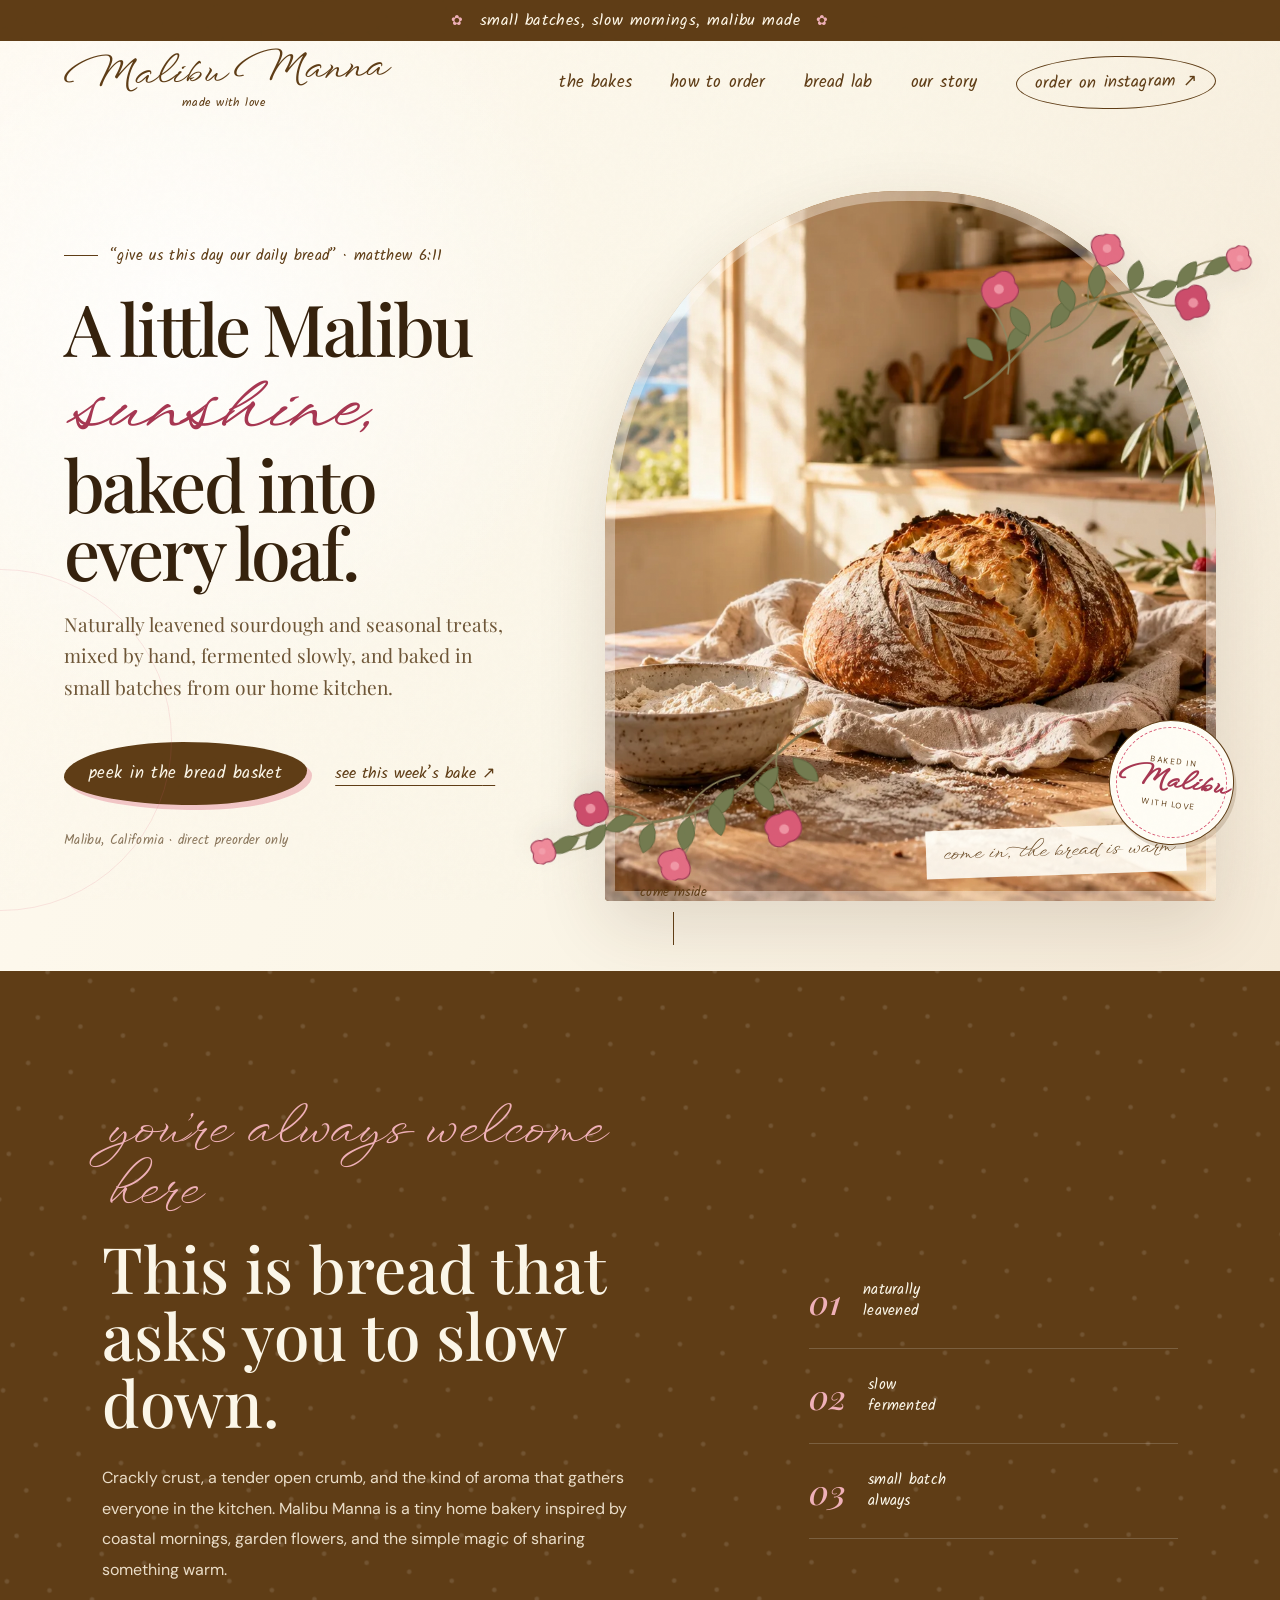
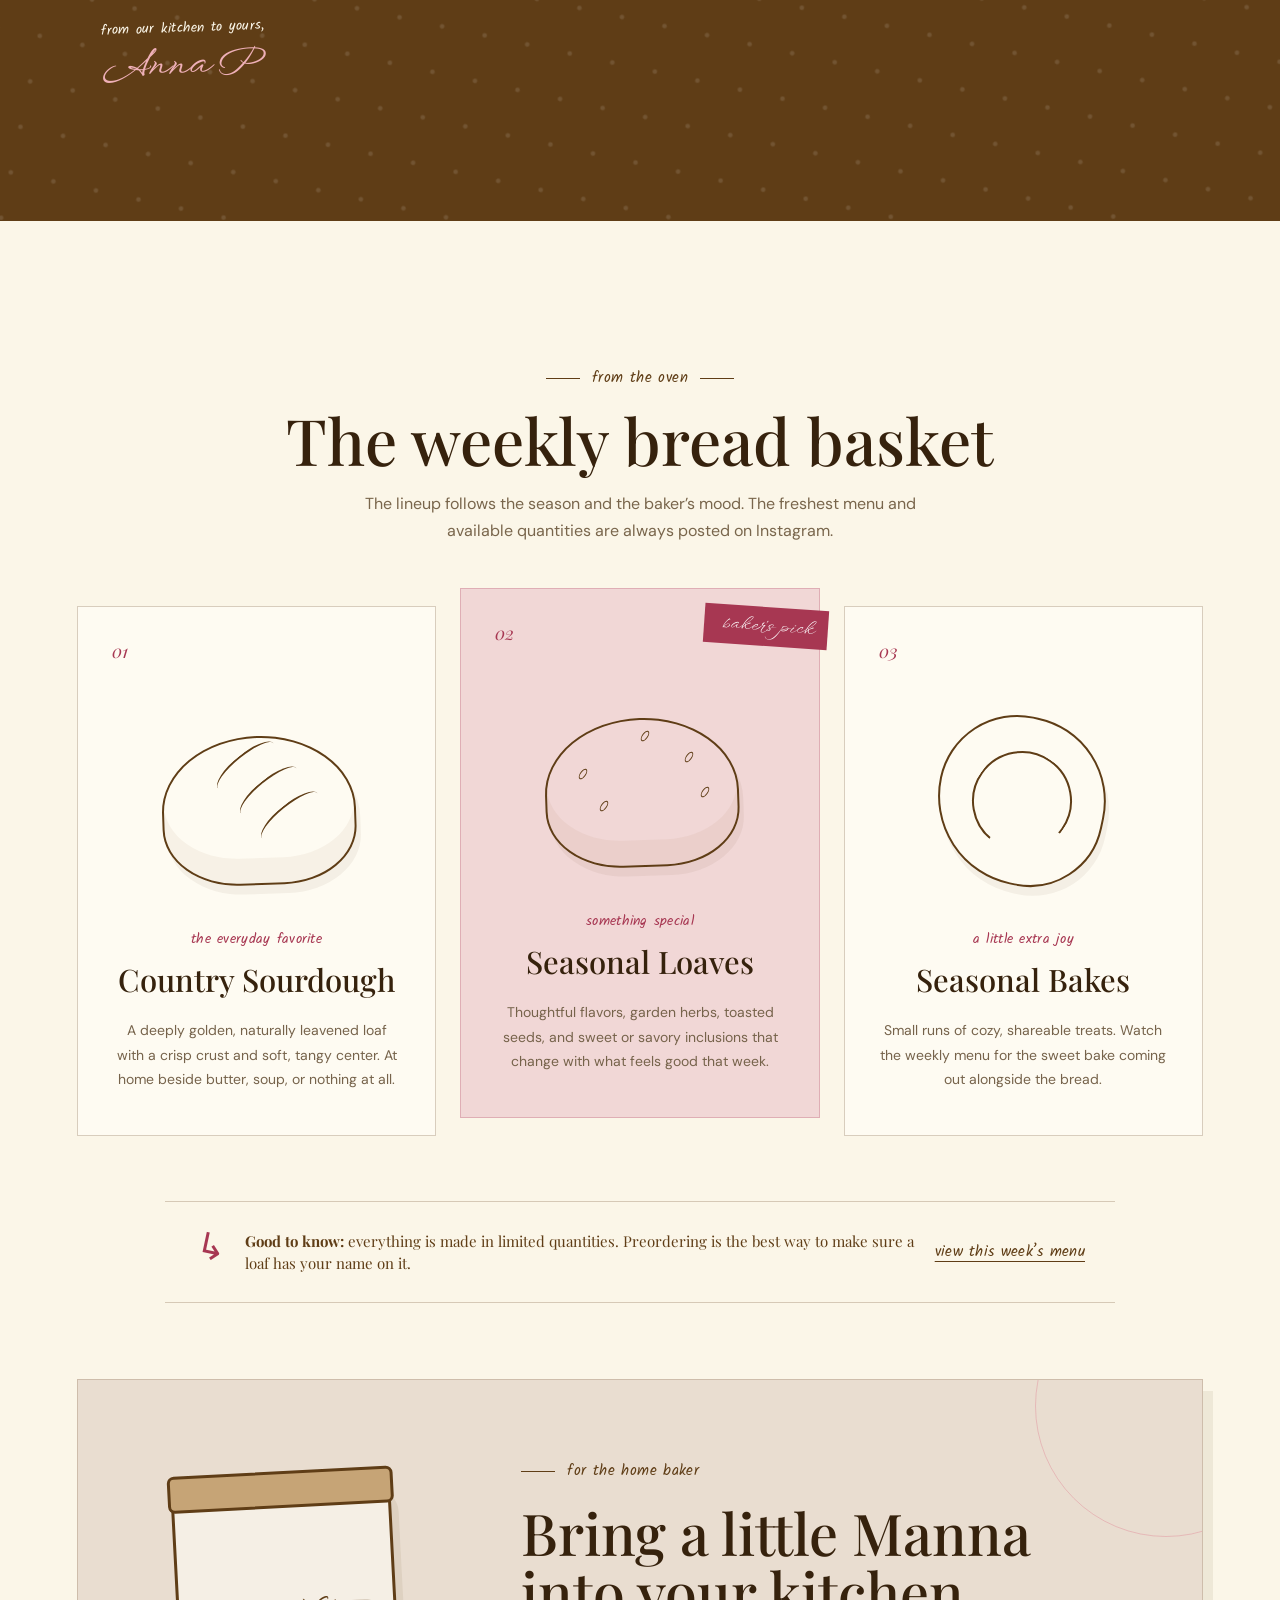
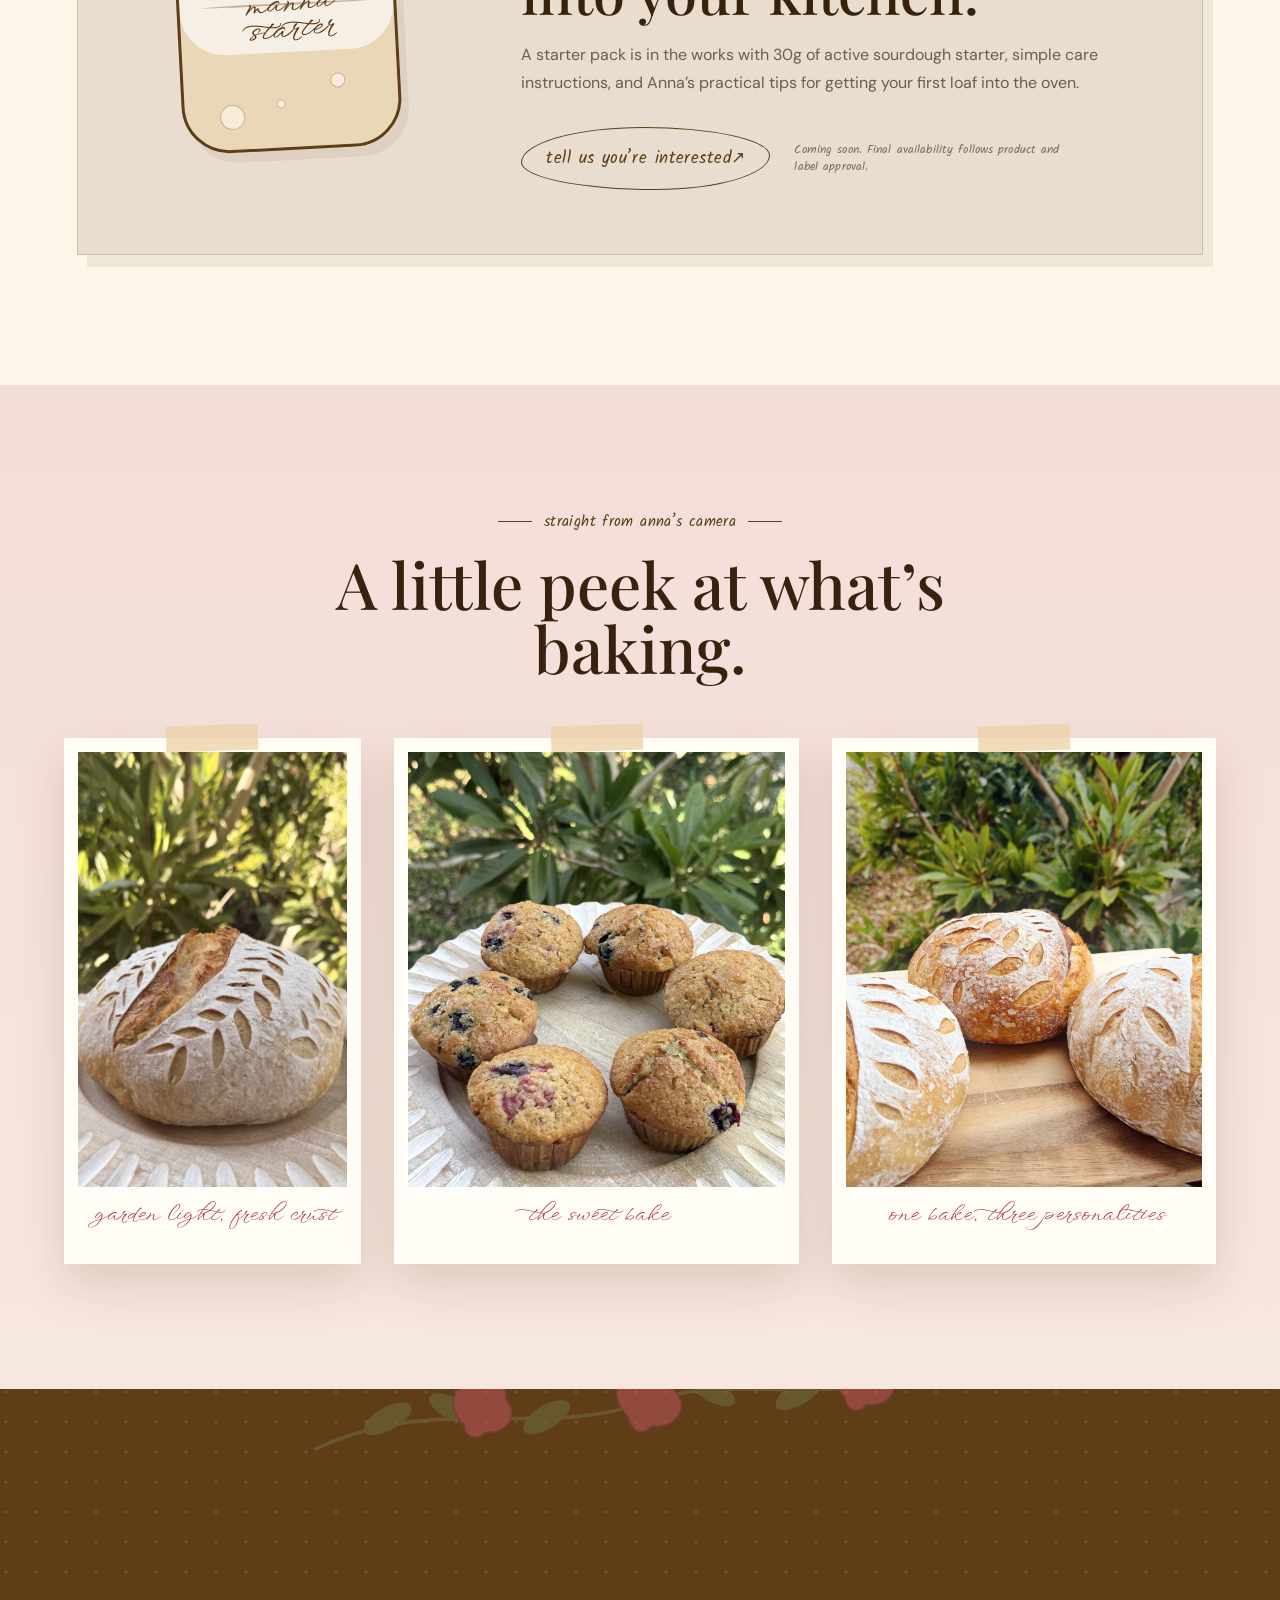
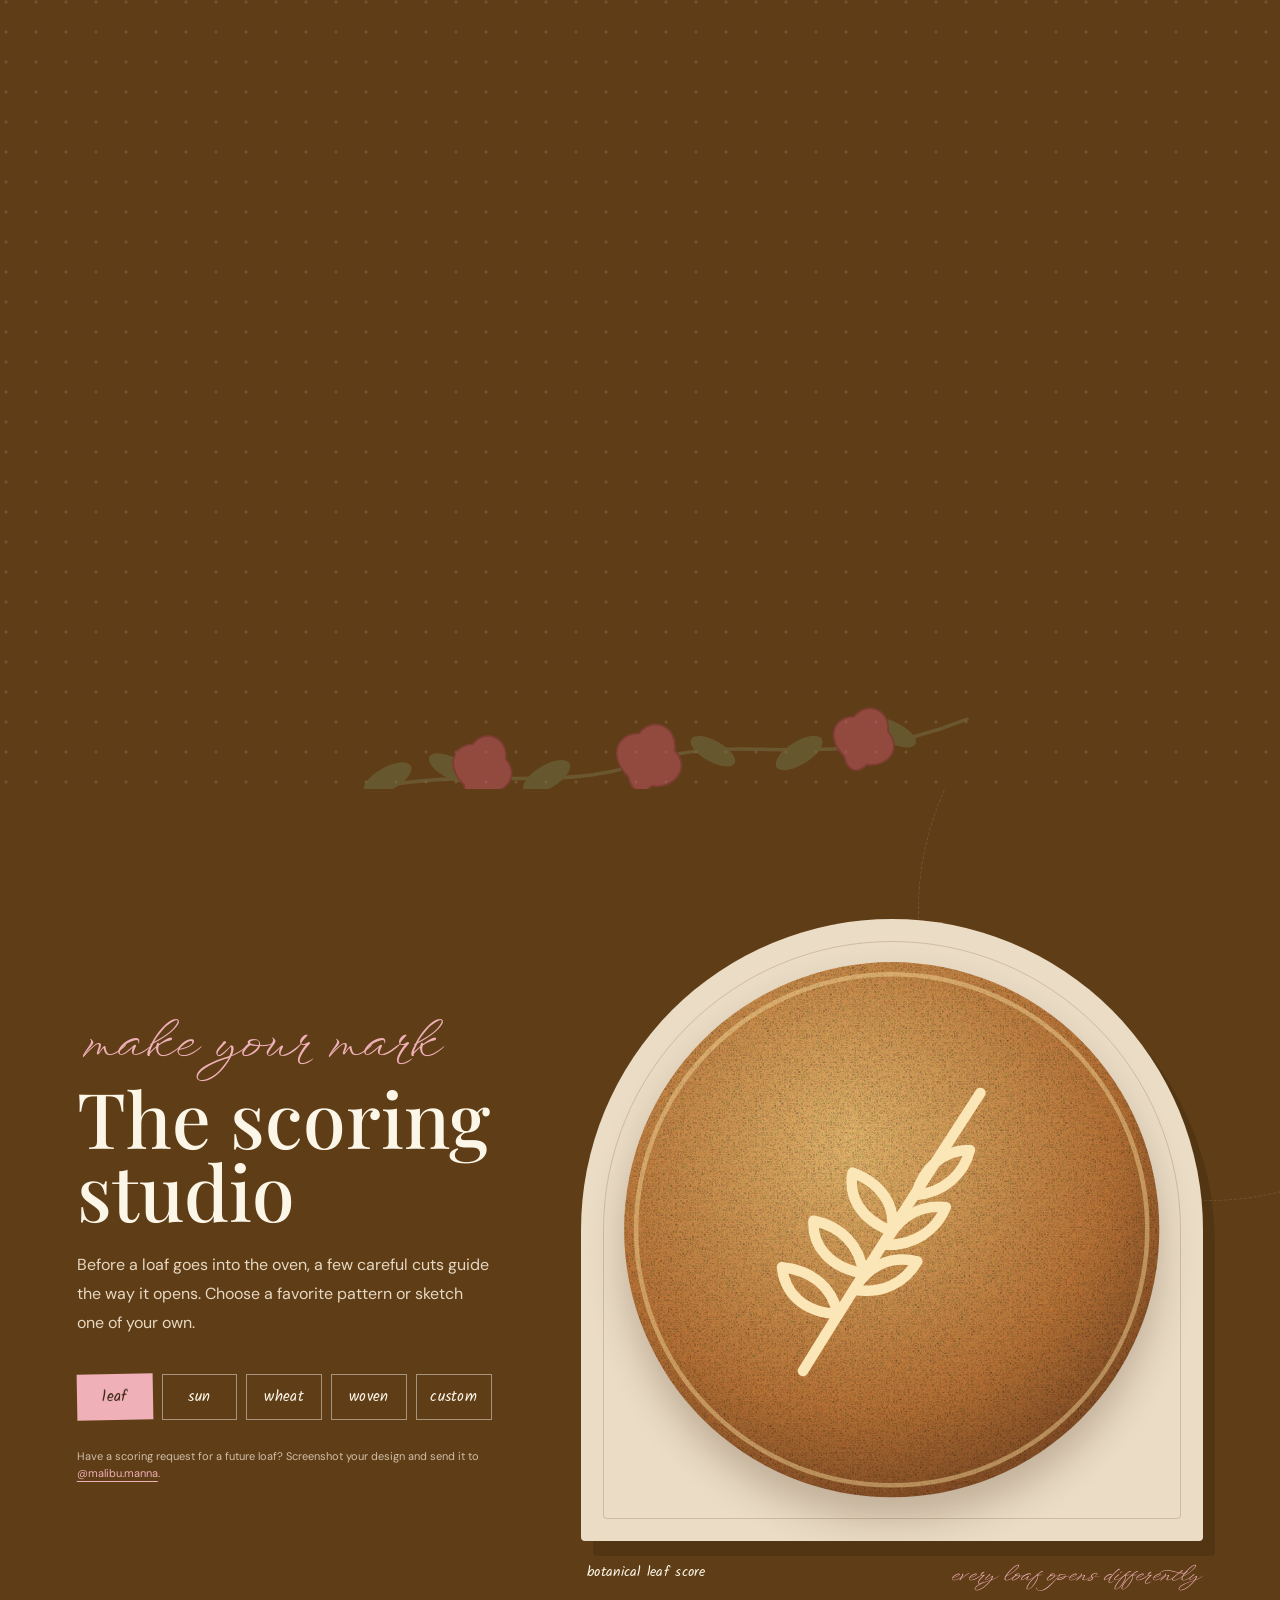
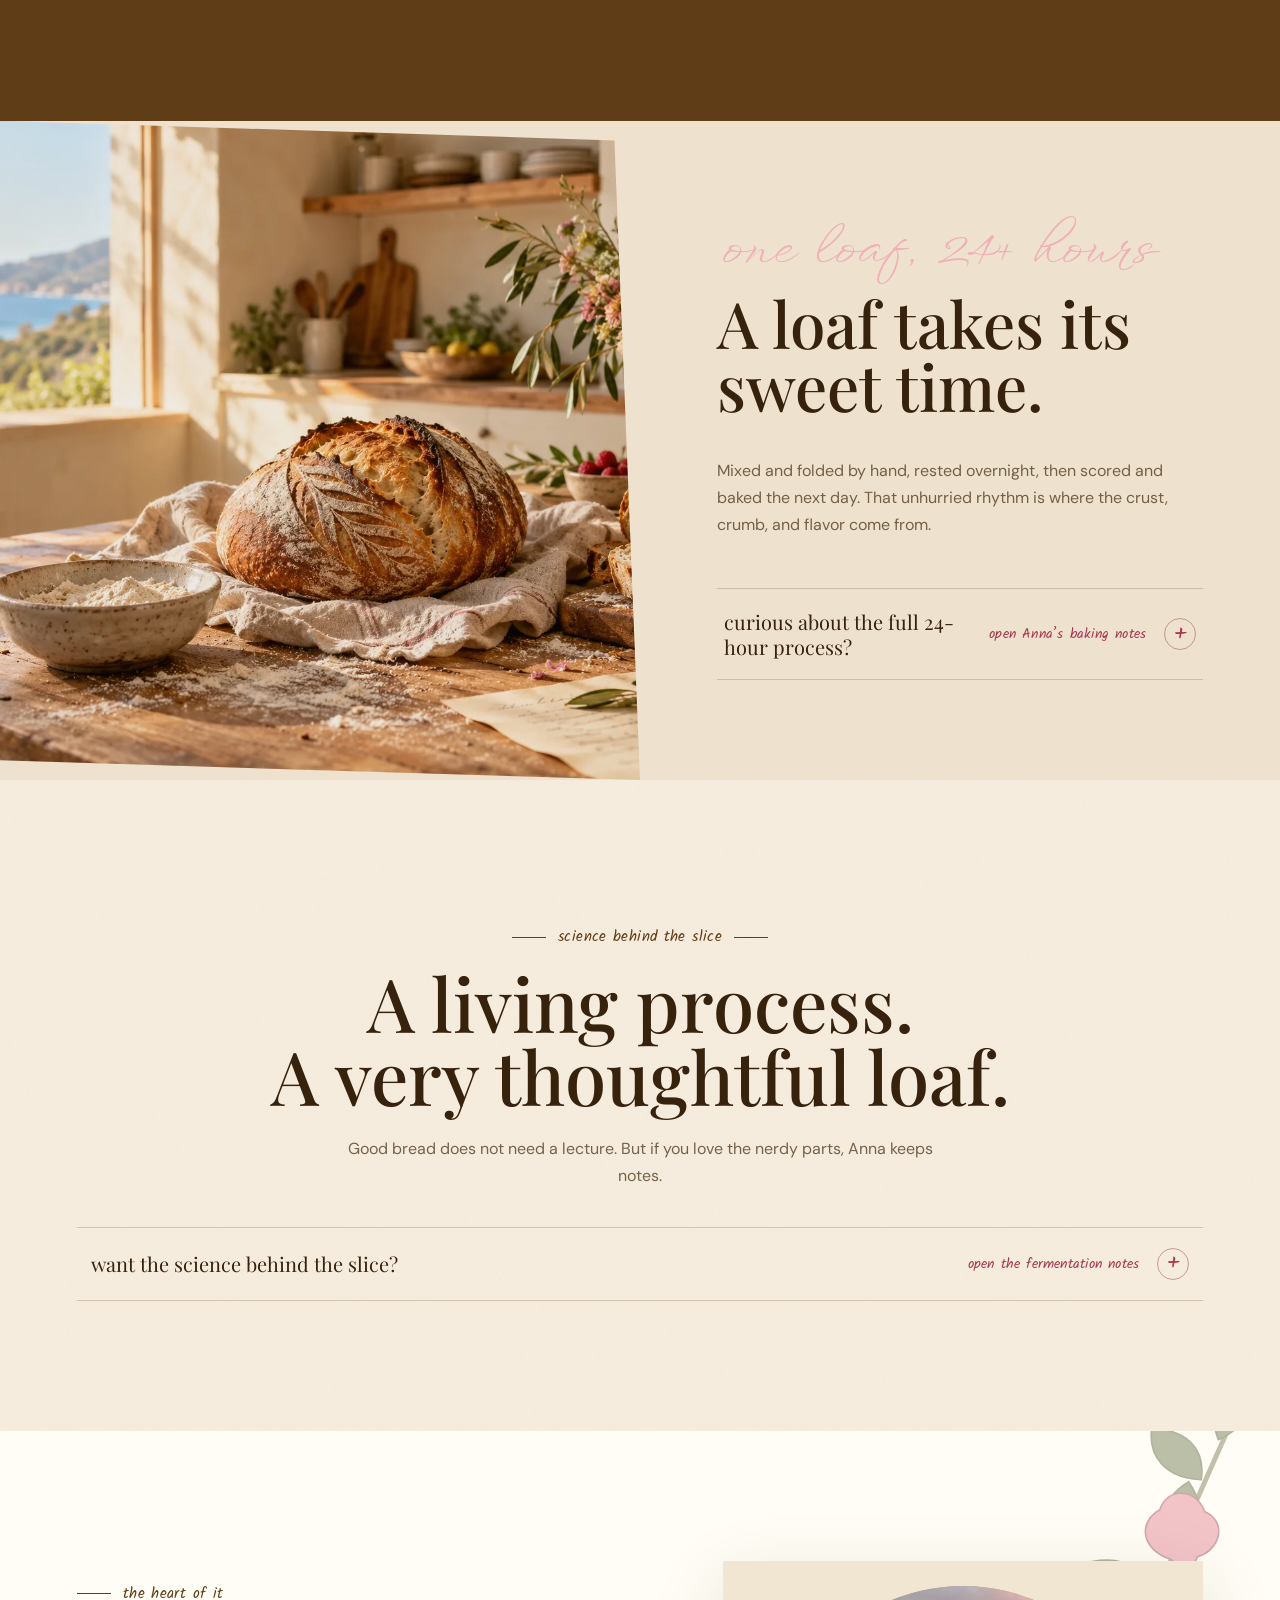
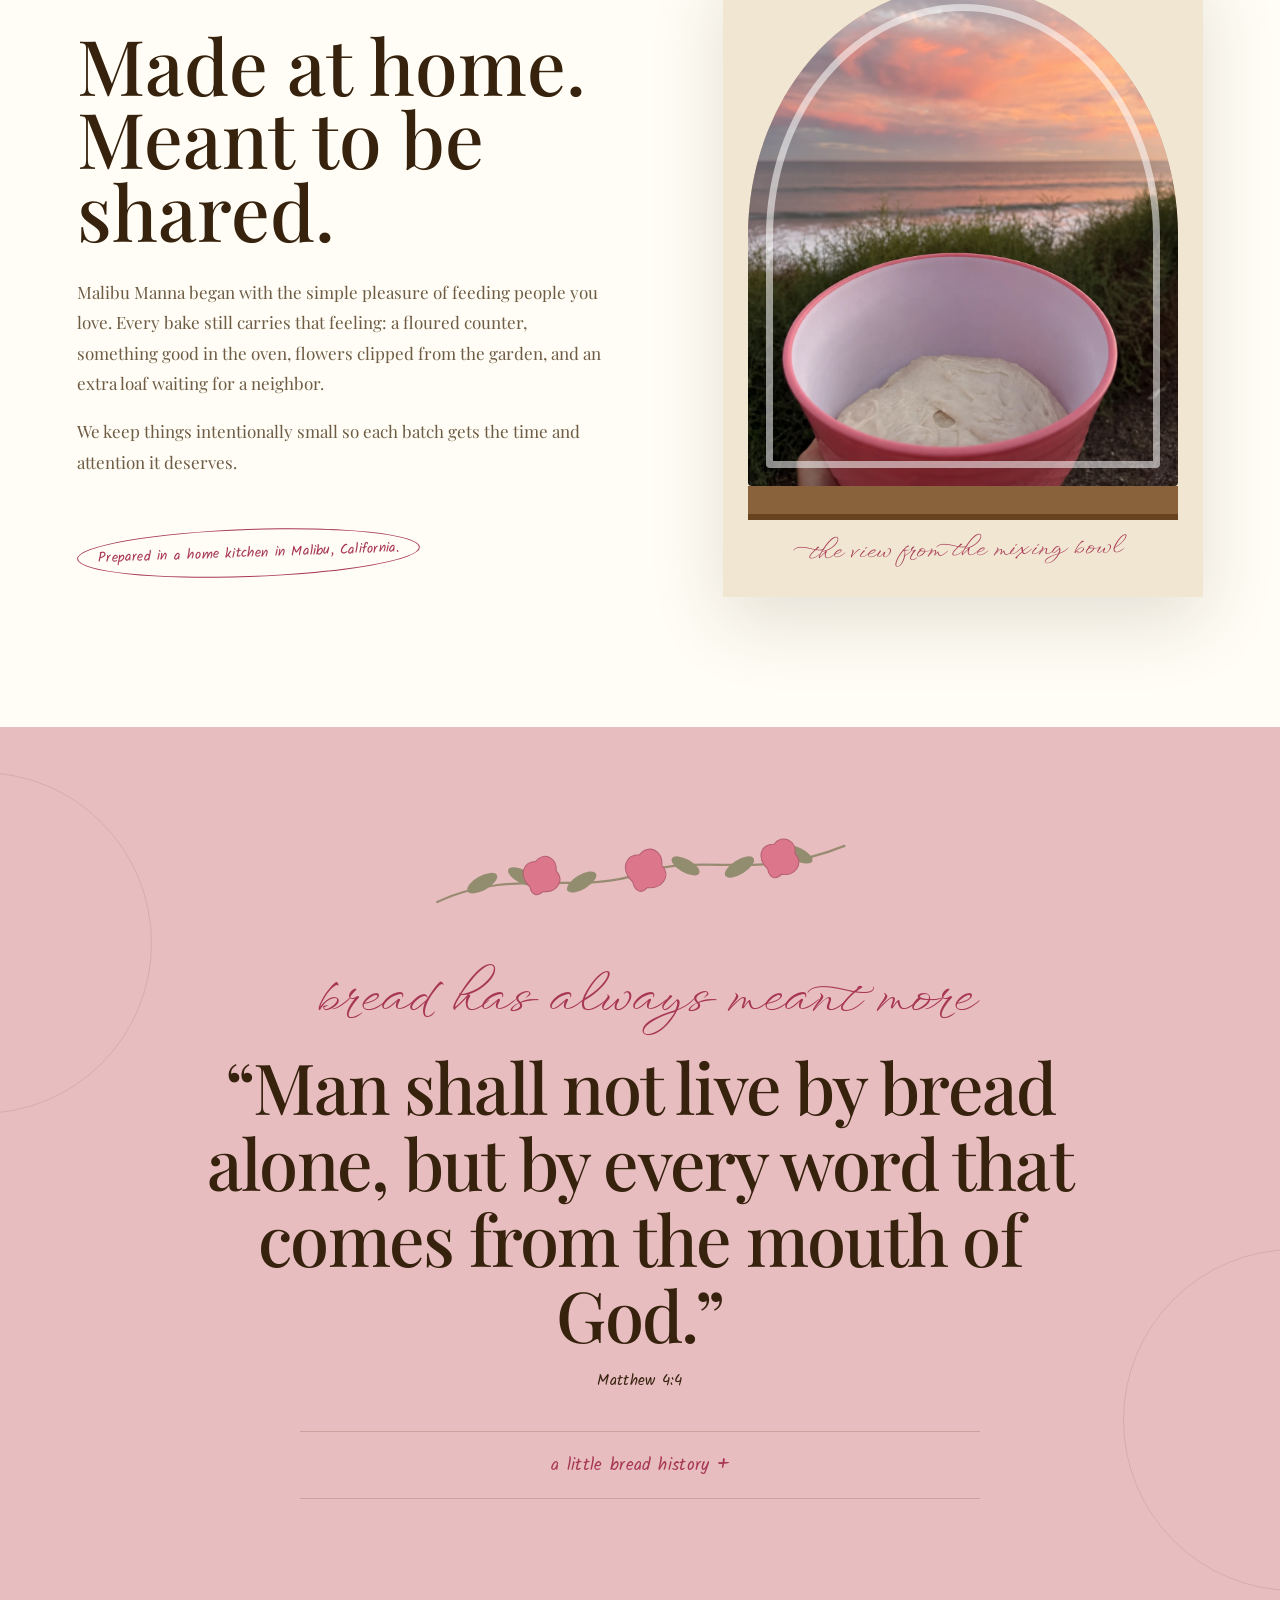
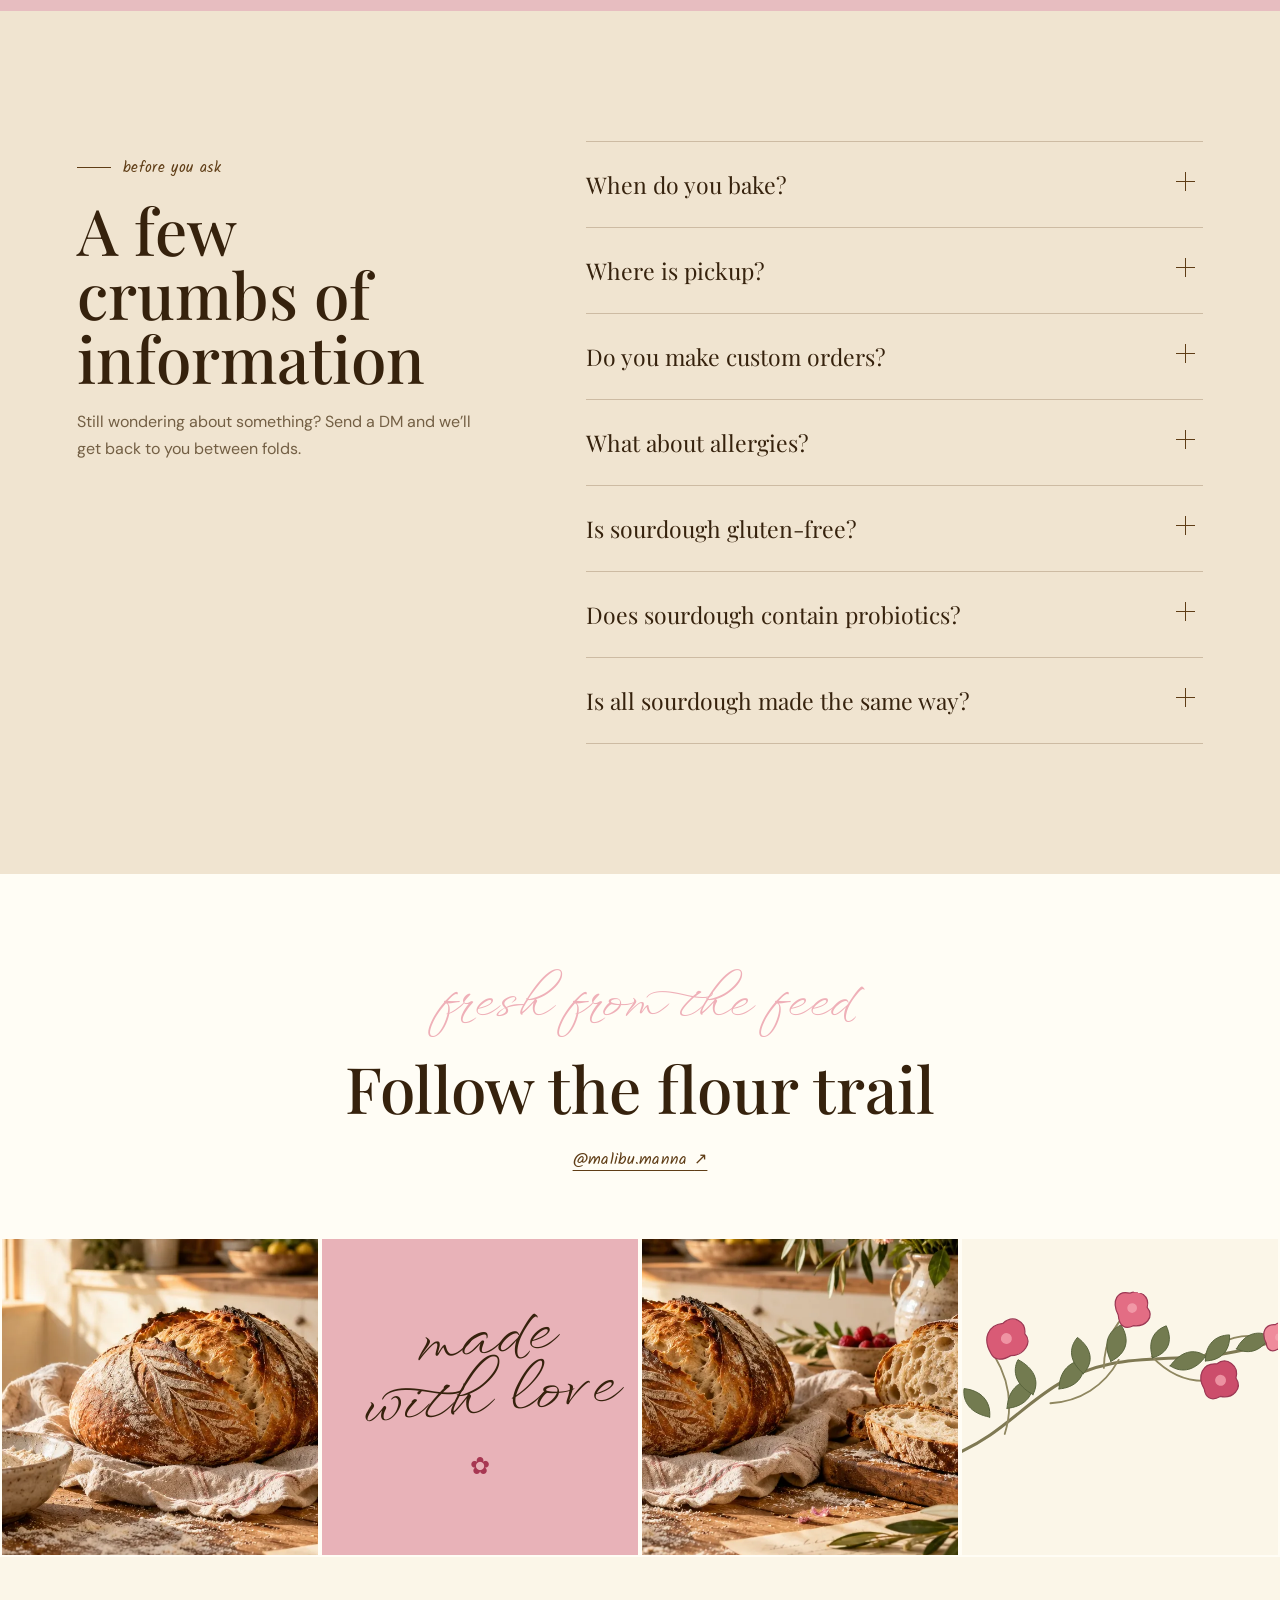
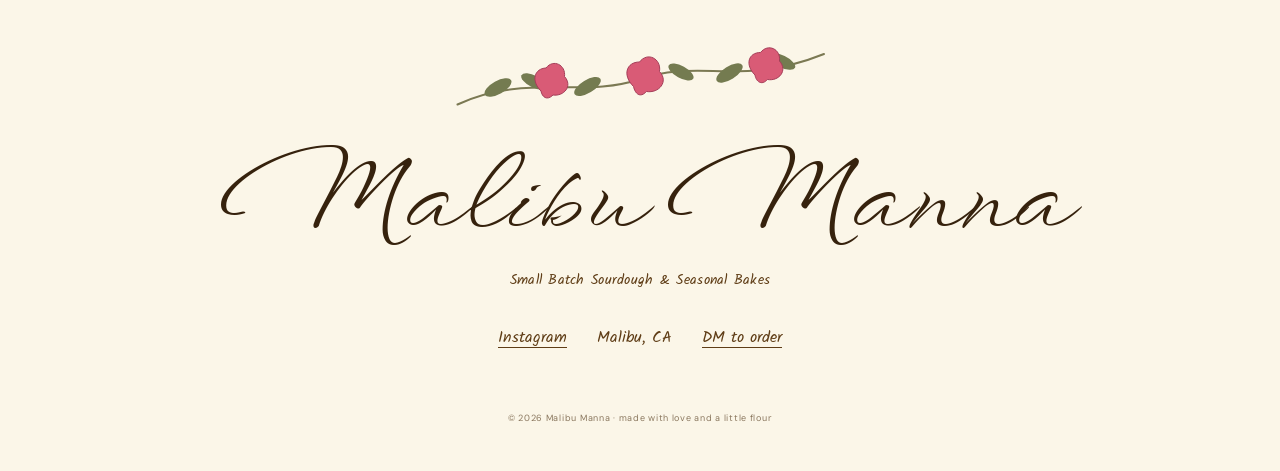
<file: index.html>
<!doctype html>
<html lang="en">
<head>
  <meta charset="utf-8">
  <meta name="viewport" content="width=device-width, initial-scale=1">
  <meta name="description" content="Malibu Manna is a small-batch home bakery making naturally leavened sourdough and seasonal bakes in Malibu, California.">
  <meta name="theme-color" content="#fbf6e8">
  <meta property="og:site_name" content="Malibu Manna">
  <meta property="og:title" content="Malibu Manna · made with love">
  <meta property="og:description" content="Naturally leavened sourdough and seasonal bakes from Anna’s home kitchen in Malibu.">
  <meta property="og:type" content="website">
  <meta property="og:url" content="https://malibumanna.com/">
  <meta property="og:image" content="https://malibumanna.com/assets/malibu-manna-share-v2.jpg">
  <meta property="og:image:secure_url" content="https://malibumanna.com/assets/malibu-manna-share-v2.jpg">
  <meta property="og:image:type" content="image/jpeg">
  <meta property="og:image:width" content="1200">
  <meta property="og:image:height" content="630">
  <meta property="og:image:alt" content="Malibu Manna sourdough in a sunlit Malibu home kitchen with the words Something warm is waiting">
  <meta name="twitter:card" content="summary_large_image">
  <meta name="twitter:title" content="Malibu Manna · made with love">
  <meta name="twitter:description" content="Naturally leavened sourdough and seasonal bakes from Anna’s home kitchen in Malibu.">
  <meta name="twitter:image" content="https://malibumanna.com/assets/malibu-manna-share-v2.jpg">
  <title>Malibu Manna | Small Batch Sourdough & Seasonal Bakes</title>
  <link rel="canonical" href="https://malibumanna.com/">
  <link rel="icon" href="assets/favicon.svg" type="image/svg+xml">
  <link rel="preconnect" href="https://fonts.googleapis.com">
  <link rel="preconnect" href="https://fonts.gstatic.com" crossorigin>
  <link href="https://fonts.googleapis.com/css2?family=DM+Sans:wght@300;400;500;600&family=Kalam:wght@300;400;700&family=Playfair+Display:ital,wght@0,500;0,600;1,500&family=WindSong:wght@400;500&display=swap" rel="stylesheet">
  <link rel="stylesheet" href="styles.css?v=12">
  <script defer src="script.js?v=9"></script>
</head>
<body class="intro-active">
  <a class="skip-link" href="#main">Skip to the bakery</a>

  <div class="oven-intro" data-oven-intro>
    <div class="oven-warmth" aria-hidden="true"></div>
    <div class="oven-welcome" aria-hidden="true">
      <span>Malibu Manna</span>
      <small>something warm is waiting</small>
    </div>
    <div class="oven-door" aria-hidden="true">
      <div class="oven-handle"></div>
      <div class="oven-window"><span>fresh from the oven</span></div>
      <div class="oven-dials"><i></i><i></i><i></i></div>
    </div>
    <button class="oven-skip" type="button" data-oven-skip>skip intro</button>
  </div>
  <noscript><style>.oven-intro{display:none!important}.intro-active{overflow:auto!important}</style></noscript>

  <div class="announcement">
    <span class="announcement-flower" aria-hidden="true">✿</span>
    small batches, slow mornings, malibu made
    <span class="announcement-flower" aria-hidden="true">✿</span>
  </div>

  <header class="site-header" data-header>
    <a class="brand" href="#top" aria-label="Malibu Manna home">
      <span>Malibu Manna</span>
      <small>made with love</small>
    </a>
    <button class="menu-toggle" type="button" aria-expanded="false" aria-controls="site-nav">
      <span></span><span></span>
      <span class="sr-only">Open menu</span>
    </button>
    <nav id="site-nav" class="site-nav" aria-label="Main navigation">
      <a href="#bakes">the bakes</a>
      <a href="#how-to-order">how to order</a>
      <a href="#bread-lab">bread lab</a>
      <a href="#story">our story</a>
      <a class="nav-order" href="https://www.instagram.com/malibu.manna/" target="_blank" rel="noreferrer">order on instagram <span aria-hidden="true">↗</span></a>
    </nav>
  </header>

  <main id="main">
    <section class="hero" id="top">
      <div class="hero-copy reveal">
        <p class="eyebrow"><span></span> “give us this day our daily bread” · matthew 6:11</p>
        <h1>A little Malibu <em>sunshine,</em><br>baked into every loaf.</h1>
        <p class="hero-intro">Naturally leavened sourdough and seasonal treats, mixed by hand, fermented slowly, and baked in small batches from our home kitchen.</p>
        <div class="hero-actions">
          <a class="button button-dark" href="#bakes">peek in the bread basket</a>
          <a class="text-link" href="https://www.instagram.com/malibu.manna/" target="_blank" rel="noreferrer">see this week’s bake <span aria-hidden="true">↗</span></a>
        </div>
        <p class="tiny-note">Malibu, California · direct preorder only</p>
      </div>

      <div class="hero-visual reveal" data-delay="1">
        <div class="hero-frame">
          <img src="assets/malibu-manna-bakery.webp" width="1536" height="1024" alt="Fresh artisan sourdough cooling in a sunny Malibu home kitchen">
          <span class="photo-caption">come in, the bread is warm</span>
        </div>
        <img class="hero-botanical top" src="assets/floral-corner.svg" alt="" aria-hidden="true">
        <img class="hero-botanical bottom" src="assets/floral-corner.svg" alt="" aria-hidden="true">
        <div class="sun-stamp" aria-hidden="true">
          <span>baked in</span>
          <strong>Malibu</strong>
          <span>with love</span>
        </div>
      </div>
      <a class="scroll-cue" href="#welcome" aria-label="Scroll to welcome section"><span>come inside</span><i></i></a>
    </section>

    <section class="welcome paper-edge" id="welcome">
      <div class="flour-dust" aria-hidden="true"></div>
      <div class="welcome-inner reveal">
        <p class="script-kicker">you’re always welcome here</p>
        <h2>This is bread that asks you to slow down.</h2>
        <p>Crackly crust, a tender open crumb, and the kind of aroma that gathers everyone in the kitchen. Malibu Manna is a tiny home bakery inspired by coastal mornings, garden flowers, and the simple magic of sharing something warm.</p>
        <div class="signature">
          <span>from our kitchen to yours,</span>
          <strong>Anna P</strong>
        </div>
      </div>
      <div class="welcome-details" aria-label="What makes our bread special">
        <div><b>01</b><span>naturally<br>leavened</span></div>
        <div><b>02</b><span>slow<br>fermented</span></div>
        <div><b>03</b><span>small batch<br>always</span></div>
      </div>
    </section>

    <section class="bakes section-pad" id="bakes">
      <div class="section-heading reveal">
        <p class="eyebrow center"><span></span> from the oven <span></span></p>
        <h2>The weekly bread basket</h2>
        <p>The lineup follows the season and the baker’s mood. The freshest menu and available quantities are always posted on Instagram.</p>
      </div>

      <div class="bake-grid">
        <article class="bake-card reveal">
          <div class="bake-number">01</div>
          <div class="bake-sketch loaf-sketch" aria-hidden="true">
            <span class="score one"></span><span class="score two"></span><span class="score three"></span>
          </div>
          <p class="bake-tag">the everyday favorite</p>
          <h3>Country Sourdough</h3>
          <p>A deeply golden, naturally leavened loaf with a crisp crust and soft, tangy center. At home beside butter, soup, or nothing at all.</p>
        </article>

        <article class="bake-card featured reveal" data-delay="1">
          <span class="little-ribbon">baker’s pick</span>
          <div class="bake-number">02</div>
          <div class="bake-sketch loaf-sketch seeded" aria-hidden="true">
            <span class="seed s1"></span><span class="seed s2"></span><span class="seed s3"></span><span class="seed s4"></span><span class="seed s5"></span>
          </div>
          <p class="bake-tag">something special</p>
          <h3>Seasonal Loaves</h3>
          <p>Thoughtful flavors, garden herbs, toasted seeds, and sweet or savory inclusions that change with what feels good that week.</p>
        </article>

        <article class="bake-card reveal" data-delay="2">
          <div class="bake-number">03</div>
          <div class="bake-sketch swirl-sketch" aria-hidden="true"><span></span></div>
          <p class="bake-tag">a little extra joy</p>
          <h3>Seasonal Bakes</h3>
          <p>Small runs of cozy, shareable treats. Watch the weekly menu for the sweet bake coming out alongside the bread.</p>
        </article>
      </div>

      <div class="menu-note reveal">
        <span class="hand-arrow" aria-hidden="true">↳</span>
        <p><strong>Good to know:</strong> everything is made in limited quantities. Preordering is the best way to make sure a loaf has your name on it.</p>
        <a href="https://www.instagram.com/malibu.manna/" target="_blank" rel="noreferrer">view this week’s menu</a>
      </div>

      <aside class="starter-pack reveal" aria-labelledby="starter-title">
        <div class="starter-jar" aria-hidden="true">
          <span class="jar-lid"></span>
          <span class="jar-bubbles b1"></span><span class="jar-bubbles b2"></span><span class="jar-bubbles b3"></span>
          <b>manna<br>starter</b>
        </div>
        <div class="starter-copy">
          <p class="eyebrow"><span></span> for the home baker</p>
          <h3 id="starter-title">Bring a little Manna into your kitchen.</h3>
          <p>A starter pack is in the works with 30g of active sourdough starter, simple care instructions, and Anna’s practical tips for getting your first loaf into the oven.</p>
          <div class="starter-actions">
            <a class="button button-outline" href="https://www.instagram.com/malibu.manna/" target="_blank" rel="noreferrer">tell us you’re interested <span aria-hidden="true">↗</span></a>
            <small>Coming soon. Final availability follows product and label approval.</small>
          </div>
        </div>
      </aside>
    </section>

    <section class="kitchen-roll" aria-labelledby="kitchen-roll-title">
      <div class="kitchen-roll-heading reveal">
        <p class="eyebrow center"><span></span> straight from anna’s camera <span></span></p>
        <h2 id="kitchen-roll-title">A little peek at what’s baking.</h2>
      </div>
      <div class="kitchen-roll-grid">
        <figure class="kitchen-photo reveal">
          <div><img src="assets/anna-garden-loaf.webp" width="1350" height="1800" loading="lazy" alt="Anna’s hand-scored sourdough loaf in a sunny Malibu garden"></div>
          <figcaption>garden light, fresh crust</figcaption>
        </figure>
        <figure class="kitchen-photo reveal" data-delay="1">
          <div><img src="assets/anna-berry-muffins.webp" width="1350" height="1800" loading="lazy" alt="A batch of Anna’s berry muffins outdoors"></div>
          <figcaption>the sweet bake</figcaption>
        </figure>
        <figure class="kitchen-photo reveal" data-delay="2">
          <div><img src="assets/anna-bread-board.webp" width="1800" height="1350" loading="lazy" alt="Three freshly baked Malibu Manna sourdough loaves on a wooden board"></div>
          <figcaption>one bake, three personalities</figcaption>
        </figure>
      </div>
    </section>

    <section class="order" id="how-to-order">
      <div class="order-florals" aria-hidden="true"></div>
      <div class="order-inner reveal">
        <p class="script-kicker">save me a loaf</p>
        <h2>How the weekly bake works</h2>
        <div class="order-steps">
          <div><b>1</b><h3>See the menu</h3><p>Fresh drops and quantities are shared on <a href="https://www.instagram.com/malibu.manna/" target="_blank" rel="noreferrer">@malibu.manna</a>.</p></div>
          <div><b>2</b><h3>Send a DM</h3><p>Tell us what you’d like and how many. We’ll confirm availability and pickup details.</p></div>
          <div><b>3</b><h3>Take it home</h3><p>Pick up your bake in Malibu and try to wait until you get home to tear into it.</p></div>
        </div>

        <div class="dm-card">
          <span class="tape" aria-hidden="true"></span>
          <div>
            <p class="dm-label">not sure what to say?</p>
            <p id="dm-message">Hi Malibu Manna! I’d love to order from this week’s bake. What’s still available?</p>
          </div>
          <button class="copy-button" type="button" data-copy aria-describedby="copy-status">
            <span>copy this note</span>
            <svg viewBox="0 0 24 24" aria-hidden="true"><path d="M8 7V5a2 2 0 0 1 2-2h9a2 2 0 0 1 2 2v9a2 2 0 0 1-2 2h-2M5 8h9a2 2 0 0 1 2 2v9a2 2 0 0 1-2 2H5a2 2 0 0 1-2-2v-9a2 2 0 0 1 2-2Z"/></svg>
          </button>
          <span id="copy-status" class="sr-only" aria-live="polite"></span>
        </div>

        <a class="button button-pink" href="https://www.instagram.com/malibu.manna/" target="_blank" rel="noreferrer">open instagram to order <span aria-hidden="true">↗</span></a>
      </div>
    </section>

    <section class="bread-lab section-pad" id="bread-lab" aria-labelledby="bread-lab-title">
      <div class="lab-intro reveal">
        <p class="script-kicker">make your mark</p>
        <h2 id="bread-lab-title">The scoring studio</h2>
        <p>Before a loaf goes into the oven, a few careful cuts guide the way it opens. Choose a favorite pattern or sketch one of your own.</p>
        <div class="score-picker" role="group" aria-label="Choose a sourdough scoring pattern">
          <button class="score-choice active" type="button" data-score="leaf" aria-pressed="true"><span>leaf</span></button>
          <button class="score-choice" type="button" data-score="sun" aria-pressed="false"><span>sun</span></button>
          <button class="score-choice" type="button" data-score="wheat" aria-pressed="false"><span>wheat</span></button>
          <button class="score-choice" type="button" data-score="crosshatch" aria-pressed="false"><span>woven</span></button>
          <button class="score-choice draw-choice" type="button" data-score="custom" aria-pressed="false"><span>custom</span></button>
        </div>
        <p class="lab-note">Have a scoring request for a future loaf? Screenshot your design and send it to <a href="https://www.instagram.com/malibu.manna/" target="_blank" rel="noreferrer">@malibu.manna</a>.</p>
      </div>

      <div class="score-workbench reveal" data-delay="1">
        <div class="loaf-preview" data-loaf-preview>
          <svg viewBox="0 0 420 420" role="img" aria-label="Preview of the selected bread scoring pattern">
            <defs>
              <radialGradient id="loafFill" cx="42%" cy="34%" r="68%"><stop offset="0" stop-color="#e8b96e"/><stop offset=".72" stop-color="#bc7638"/><stop offset="1" stop-color="#875027"/></radialGradient>
              <filter id="grain"><feTurbulence baseFrequency=".62" numOctaves="2" seed="7" result="n"/><feComposite in="n" in2="SourceGraphic" operator="in" result="t"/><feBlend in="SourceGraphic" in2="t" mode="multiply"/></filter>
            </defs>
            <circle cx="210" cy="210" r="178" fill="url(#loafFill)" filter="url(#grain)"/>
            <circle cx="210" cy="210" r="170" fill="none" stroke="#f5d99b" stroke-width="3" opacity=".45"/>
            <g class="score-lines" data-score-lines fill="none" stroke="#fae6b7" stroke-width="7" stroke-linecap="round" stroke-linejoin="round">
              <path d="M151 304C179 258 210 210 269 119"/>
              <path d="M174 266C151 265 139 252 137 235 156 237 170 247 174 266ZM191 239C168 235 157 220 158 204 177 208 189 221 191 239ZM210 211C189 203 181 188 184 172 203 179 213 194 210 211ZM185 250C204 253 219 245 227 231 209 227 194 234 185 250ZM205 220C225 221 240 210 246 195 228 193 214 202 205 220ZM226 187C245 185 258 173 262 157 244 157 231 169 226 187Z"/>
            </g>
          </svg>
          <canvas id="scoring-canvas" width="600" height="600" aria-label="Draw a custom bread scoring pattern"></canvas>
          <button class="clear-drawing" type="button" data-clear-drawing>clear drawing</button>
        </div>
        <div class="bench-caption">
          <span data-score-name>botanical leaf score</span>
          <i>every loaf opens differently</i>
        </div>
      </div>
    </section>

    <section class="process" id="process" aria-labelledby="process-title">
      <div class="process-photo" role="img" aria-label="Close view of a hand-scored sourdough loaf"></div>
      <div class="process-content">
        <p class="script-kicker">one loaf, 24+ hours</p>
        <h2 id="process-title">A loaf takes its sweet time.</h2>
        <p class="process-lede">Mixed and folded by hand, rested overnight, then scored and baked the next day. That unhurried rhythm is where the crust, crumb, and flavor come from.</p>
        <details class="notebook-drawer process-notes">
          <summary><span>curious about the full 24-hour process?</span><small>open Anna’s baking notes</small></summary>
          <ol class="process-timeline">
            <li><span class="time-mark">day 1</span><div><h3>Feed the starter</h3><p>Wake up the culture and wait for it to become active and bubbly.</p></div></li>
            <li><span class="time-mark">mix</span><div><h3>Bring the dough together</h3><p>Flour, water, salt, and starter become one shaggy dough.</p></div></li>
            <li><span class="time-mark">fold</span><div><h3>Build strength</h3><p>Gentle folds develop structure without knocking out the life inside.</p></div></li>
            <li><span class="time-mark">bulk</span><div><h3>Let it rise</h3><p>Time and temperature guide fermentation until the dough is ready.</p></div></li>
            <li><span class="time-mark">overnight</span><div><h3>Cold rest</h3><p>The refrigerator slows everything down while flavor keeps developing.</p></div></li>
            <li><span class="time-mark">day 2</span><div><h3>Heat and score</h3><p>The oven and Dutch oven preheat while the cold loaf gets its final design.</p></div></li>
            <li><span class="time-mark">22 min</span><div><h3>Lid on</h3><p>Trapped steam helps the loaf expand and the crust begin to form.</p></div></li>
            <li><span class="time-mark">22 min</span><div><h3>Lid off</h3><p>Open heat brings out the deep golden color and crackly crust.</p></div></li>
            <li><span class="time-mark">1 hour</span><div><h3>The hardest wait</h3><p>Cooling sets the crumb. Cutting too soon lets all that precious steam escape.</p></div></li>
          </ol>
        </details>
      </div>
    </section>

    <section class="science section-pad" id="science" aria-labelledby="science-title">
      <div class="science-heading reveal">
        <p class="eyebrow center"><span></span> science behind the slice <span></span></p>
        <h2 id="science-title">A living process.<br>A very thoughtful loaf.</h2>
        <p>Good bread does not need a lecture. But if you love the nerdy parts, Anna keeps notes.</p>
      </div>

      <details class="notebook-drawer science-drawer reveal">
        <summary><span>want the science behind the slice?</span><small>open the fermentation notes</small></summary>
        <div class="fact-grid">
          <details class="fact-card">
            <summary class="fact-face fact-front"><i>01</i><b>Every starter has its own personality.</b><em>open for the science</em></summary>
            <div class="fact-face fact-back"><b>A tiny ecosystem</b><span>Starters contain different communities of yeasts and bacteria shaped by flour, feeding habits, and environment.</span><a href="https://pubmed.ncbi.nlm.nih.gov/38328986/" target="_blank" rel="noreferrer">read the research ↗</a></div>
          </details>
          <details class="fact-card">
            <summary class="fact-face fact-front"><i>02</i><b>Sourdough does not have to taste sour.</b><em>open for the science</em></summary>
            <div class="fact-face fact-back"><b>Flavor follows fermentation</b><span>Time, temperature, microbes, and the balance of organic acids all help shape a loaf’s final flavor.</span><a href="https://pubmed.ncbi.nlm.nih.gov/34026358/" target="_blank" rel="noreferrer">read the research ↗</a></div>
          </details>
          <details class="fact-card">
            <summary class="fact-face fact-front"><i>03</i><b>Those beautiful holes have an explanation.</b><em>open for the science</em></summary>
            <div class="fact-face fact-back"><b>Gas becomes crumb</b><span>Microorganisms release carbon dioxide during fermentation. The dough’s gluten network traps it, helping form an airy interior.</span><a href="https://pubmed.ncbi.nlm.nih.gov/38328986/" target="_blank" rel="noreferrer">read the research ↗</a></div>
          </details>
          <details class="fact-card">
            <summary class="fact-face fact-front"><i>04</i><b>Some fermentations reduce certain FODMAPs.</b><em>open for the nuance</em></summary>
            <div class="fact-face fact-back"><b>Not every loaf, not every body</b><span>Specific cultures and longer processes can reduce fructans, but results vary. One human trial found lower FODMAPs without better symptom tolerance.</span><a href="https://pubmed.ncbi.nlm.nih.gov/29113045/" target="_blank" rel="noreferrer">read the human study ↗</a></div>
          </details>
          <details class="fact-card">
            <summary class="fact-face fact-front"><i>05</i><b>Fermentation can break down some phytate.</b><em>open for the science</em></summary>
            <div class="fact-face fact-back"><b>Mineral availability is still being studied</b><span>Sourdough can reduce phytate and increase mineral solubility. Current human evidence about iron absorption remains inconclusive.</span><a href="https://pubmed.ncbi.nlm.nih.gov/42163962/" target="_blank" rel="noreferrer">read the review ↗</a></div>
          </details>
          <details class="fact-card">
            <summary class="fact-face fact-front"><i>06</i><b>Some studies see a different glucose response.</b><em>open for the nuance</em></summary>
            <div class="fact-face fact-back"><b>The evidence is not one-size-fits-all</b><span>A review found smaller post-meal glucose rises versus some controls, but rated the certainty of evidence low to very low.</span><a href="https://pubmed.ncbi.nlm.nih.gov/35943419/" target="_blank" rel="noreferrer">read the review ↗</a></div>
          </details>
        </div>
        <p class="science-disclaimer">Food science, not medical advice. Ingredients, methods, and individual responses differ.</p>
      </details>
    </section>

    <section class="story section-pad" id="story">
      <img class="story-flower" src="assets/floral-sprig.svg" alt="" aria-hidden="true">
      <div class="story-card reveal">
        <p class="eyebrow"><span></span> the heart of it</p>
        <h2>Made at home.<br>Meant to be shared.</h2>
        <p>Malibu Manna began with the simple pleasure of feeding people you love. Every bake still carries that feeling: a floured counter, something good in the oven, flowers clipped from the garden, and an extra loaf waiting for a neighbor.</p>
        <p>We keep things intentionally small so each batch gets the time and attention it deserves.</p>
        <p class="home-kitchen-note">Prepared in a home kitchen in Malibu, California.</p>
      </div>
      <div class="story-window real-photo-window reveal" data-delay="1">
        <div class="window-view real-view">
          <img src="assets/mixing-bowl-sunset-clean.webp" alt="Sourdough resting in a clean pink mixing bowl above the Malibu ocean at sunset">
        </div>
        <div class="window-sill"><span></span></div>
        <p>the view from the mixing bowl</p>
      </div>
    </section>

    <section class="daily-bread" aria-labelledby="daily-bread-title">
      <img src="assets/floral-divider.svg" alt="" aria-hidden="true">
      <div class="daily-bread-inner reveal">
        <p class="script-kicker">bread has always meant more</p>
        <blockquote id="daily-bread-title">“Man shall not live by bread alone, but by every word that comes from the mouth of God.”</blockquote>
        <cite>Matthew 4:4</cite>
        <details class="history-note">
          <summary>a little bread history</summary>
          <p>People were keeping living dough and passing it forward long before commercial baker’s yeast existed. Every starter carries a small piece of that ongoing tradition.</p>
          <a href="https://www.bbc.com/travel/article/20220711-the-worlds-oldest-sourdough" target="_blank" rel="noreferrer">read about sourdough’s ancient story <span aria-hidden="true">↗</span></a>
        </details>
      </div>
    </section>

    <section class="faq section-pad" aria-labelledby="faq-title">
      <div class="faq-intro reveal">
        <p class="eyebrow"><span></span> before you ask</p>
        <h2 id="faq-title">A few crumbs of information</h2>
        <p>Still wondering about something? Send a DM and we’ll get back to you between folds.</p>
      </div>
      <div class="faq-list reveal" data-delay="1">
        <details>
          <summary>When do you bake?<span></span></summary>
          <p>Bake days and menus change with the week. Follow Instagram for the next drop announcement and preorder window.</p>
        </details>
        <details>
          <summary>Where is pickup?<span></span></summary>
          <p>Pickup is in Malibu. The exact time and location are shared privately when your order is confirmed.</p>
        </details>
        <details>
          <summary>Do you make custom orders?<span></span></summary>
          <p>Because every batch is small, special requests depend on the bake schedule. Send a DM with what you have in mind.</p>
        </details>
        <details>
          <summary>What about allergies?<span></span></summary>
          <p>Products are made in a home kitchen where common allergens may be present. Please ask about the ingredients in the specific bake before ordering.</p>
        </details>
        <details>
          <summary>Is sourdough gluten-free?<span></span></summary>
          <p>No. Traditional wheat sourdough still contains gluten and is not appropriate for someone with celiac disease. Please review each product’s ingredient and allergen label before ordering.</p>
        </details>
        <details>
          <summary>Does sourdough contain probiotics?<span></span></summary>
          <p>The starter contains living microorganisms, but the heat of baking greatly reduces their viability. Finished sourdough bread is not generally considered a source of live probiotics.</p>
        </details>
        <details>
          <summary>Is all sourdough made the same way?<span></span></summary>
          <p>No. Starters, flour, hydration, time, temperature, and fermentation methods all vary. Some commercial breads also use baker’s yeast or sourdough flavoring rather than relying only on a living starter for their rise.</p>
        </details>
      </div>
    </section>

    <section class="instagram-strip" aria-labelledby="instagram-title">
      <div class="ig-heading reveal">
        <p class="script-kicker">fresh from the feed</p>
        <h2 id="instagram-title">Follow the flour trail</h2>
        <a href="https://www.instagram.com/malibu.manna/" target="_blank" rel="noreferrer">@malibu.manna <span aria-hidden="true">↗</span></a>
      </div>
      <div class="ig-grid" aria-hidden="true">
        <div class="ig-tile bread-one"></div>
        <div class="ig-tile note-tile"><span>made<br>with love</span><i>✿</i></div>
        <div class="ig-tile bread-two"></div>
        <div class="ig-tile flower-tile"><img src="assets/floral-corner.svg" alt=""></div>
      </div>
    </section>
  </main>

  <footer class="site-footer">
    <img src="assets/floral-divider.svg" alt="" aria-hidden="true">
    <a class="footer-brand" href="#top">Malibu Manna</a>
    <p>Small Batch Sourdough & Seasonal Bakes</p>
    <div class="footer-links">
      <a href="https://www.instagram.com/malibu.manna/" target="_blank" rel="noreferrer">Instagram</a>
      <span>Malibu, CA</span>
      <a href="#how-to-order">DM to order</a>
    </div>
    <small>© <span data-year></span> Malibu Manna · made with love and a little flour</small>
  </footer>

  <script type="application/ld+json">
  {
    "@context": "https://schema.org",
    "@type": "Bakery",
    "name": "Malibu Manna",
    "description": "Small-batch sourdough and seasonal bakes made in a home kitchen in Malibu, California.",
    "areaServed": "Malibu, California",
    "sameAs": ["https://www.instagram.com/malibu.manna/"]
  }
  </script>
</body>
</html>
</file>
<file: styles.css>
:root {
  --cream: #fbf6e8;
  --paper: #fffdf5;
  --paper-deep: #f4ead6;
  --brown: #5f3d16;
  --brown-dark: #36220d;
  --rose: #d95b76;
  --rose-dark: #a73752;
  --pink-soft: #efb0b8;
  --sage: #727a50;
  --olive: #4b5936;
  --sea: #a9d3d6;
  --line: rgba(95, 61, 22, 0.24);
  --shadow: 0 24px 70px rgba(74, 43, 18, 0.14);
  --serif: "Playfair Display", Georgia, serif;
  --script: "WindSong", "Snell Roundhand", cursive;
  --hand: "Kalam", "Bradley Hand", cursive;
  --sans: "DM Sans", Arial, sans-serif;
}

* { box-sizing: border-box; }
html { scroll-behavior: smooth; }
body {
  margin: 0;
  color: var(--brown);
  background: var(--cream);
  font-family: var(--sans);
  font-weight: 400;
  overflow-x: hidden;
}
body::before {
  content: "";
  position: fixed;
  inset: 0;
  pointer-events: none;
  opacity: .22;
  z-index: 20;
  background-image: url("data:image/svg+xml,%3Csvg viewBox='0 0 180 180' xmlns='http://www.w3.org/2000/svg'%3E%3Cfilter id='n'%3E%3CfeTurbulence type='fractalNoise' baseFrequency='.9' numOctaves='3' stitchTiles='stitch'/%3E%3C/filter%3E%3Crect width='100%25' height='100%25' filter='url(%23n)' opacity='.08'/%3E%3C/svg%3E");
  mix-blend-mode: multiply;
}
a { color: inherit; }
img { max-width: 100%; display: block; }
button, input { font: inherit; }
::selection { background: var(--pink-soft); color: var(--brown-dark); }

.sr-only {
  position: absolute;
  width: 1px;
  height: 1px;
  padding: 0;
  margin: -1px;
  overflow: hidden;
  clip: rect(0, 0, 0, 0);
  white-space: nowrap;
  border: 0;
}
.skip-link {
  position: fixed;
  top: 8px;
  left: 8px;
  padding: 10px 14px;
  background: var(--brown-dark);
  color: white;
  transform: translateY(-150%);
  z-index: 100;
}
.skip-link:focus { transform: translateY(0); }

body.intro-active { overflow: hidden; }
.oven-intro {
  position: fixed;
  inset: 0;
  z-index: 1000;
  overflow: hidden;
  perspective: 1400px;
  background: #1f1208;
  color: var(--cream);
}
.oven-warmth {
  position: absolute;
  inset: 0;
  background:
    radial-gradient(circle at 50% 57%, rgba(255,220,137,.95) 0 9%, rgba(238,130,53,.82) 23%, rgba(125,53,17,.66) 48%, #251309 76%),
    #251309;
  transform: scale(.9);
  filter: saturate(.9);
}
.oven-welcome {
  position: absolute;
  inset: 0;
  display: flex;
  flex-direction: column;
  align-items: center;
  justify-content: center;
  z-index: 1;
  text-align: center;
  text-shadow: 0 5px 28px rgba(54,20,3,.5);
  opacity: 0;
  transform: translateY(18px) scale(.96);
}
.oven-welcome span { font-family: var(--script); font-size: clamp(54px, 9vw, 120px); line-height: .9; }
.oven-welcome small { margin-top: 20px; font-family: var(--hand); font-size: clamp(16px, 2vw, 23px); font-weight: 300; letter-spacing: .03em; }
.oven-door {
  position: absolute;
  inset: 0;
  z-index: 3;
  transform-origin: 50% 100%;
  background:
    linear-gradient(90deg, rgba(255,255,255,.08), transparent 14% 86%, rgba(255,255,255,.08)),
    linear-gradient(#55493e, #231d18 22%, #332a23 82%, #15110e);
  box-shadow: inset 0 0 0 2px #0b0908, inset 0 0 80px rgba(0,0,0,.72);
  backface-visibility: hidden;
}
.oven-door::after {
  content: "350° · made with love";
  position: absolute;
  left: 50%;
  bottom: 5%;
  color: rgba(255,244,223,.72);
  font-family: var(--hand);
  font-size: clamp(14px, 1.6vw, 21px);
  letter-spacing: .03em;
  transform: translateX(-50%) rotate(-2deg);
}
.oven-handle {
  position: absolute;
  left: 13%;
  right: 13%;
  top: 10%;
  height: 24px;
  border-radius: 12px;
  background: linear-gradient(#84766a, #332c27 52%, #171411 54%);
  box-shadow: 0 12px 20px rgba(0,0,0,.55), inset 0 1px rgba(255,255,255,.32);
}
.oven-window {
  position: absolute;
  inset: 22% 12% 14%;
  display: grid;
  place-items: center;
  overflow: hidden;
  border: 13px solid #0d0b09;
  border-radius: 18px;
  background:
    repeating-linear-gradient(0deg, transparent 0 31px, rgba(255,255,255,.045) 32px 33px),
    radial-gradient(circle at 50% 70%, #b64d1f, #422016 48%, #090706 82%);
  box-shadow: inset 0 0 55px #000, 0 0 0 1px #5f544b;
}
.oven-window::before {
  content: "";
  position: absolute;
  width: min(55vw, 650px);
  aspect-ratio: 1.7;
  bottom: -18%;
  border-radius: 50%;
  background: radial-gradient(ellipse at center, #f6bb62, #b84919 45%, transparent 71%);
  filter: blur(12px);
  opacity: .56;
}
.oven-window span { position: relative; font-family: var(--script); font-size: clamp(34px, 5vw, 68px); color: #ffe4b3; transform: rotate(-2deg); }
.oven-dials { position: absolute; left: 50%; top: 15%; display: flex; gap: 45px; transform: translateX(-50%); }
.oven-dials i { width: 19px; height: 19px; border: 2px solid #a99b8d; border-radius: 48% 52% 45% 55%; box-shadow: inset 0 0 0 4px #24201c; }
.oven-dials i:nth-child(1) { transform: rotate(-8deg); }
.oven-dials i:nth-child(2) { transform: translateY(2px) rotate(5deg); }
.oven-dials i:nth-child(3) { transform: rotate(11deg); }
.oven-skip {
  position: fixed;
  z-index: 5;
  right: 24px;
  bottom: 22px;
  border: 0;
  border-bottom: 1px solid rgba(255,255,255,.55);
  padding: 8px 2px;
  background: transparent;
  color: #fff4df;
  cursor: pointer;
  font-family: var(--hand);
  font-size: 15px;
  letter-spacing: .02em;
}
.oven-intro.is-opening { animation: ovenIntroFade 4.65s ease forwards; }
.oven-intro.is-opening .oven-door { animation: ovenDoorOpen 2.65s .65s cubic-bezier(.72,.02,.16,1) forwards; }
.oven-intro.is-opening .oven-warmth { animation: ovenWarmth 3.1s .72s ease-out forwards; }
.oven-intro.is-opening .oven-welcome { animation: ovenWelcome 2.35s 1.35s ease-out forwards; }
@keyframes ovenDoorOpen {
  0%, 14% { transform: rotateX(0) translateY(0); }
  38% { transform: rotateX(-9deg) translateY(1%); }
  100% { transform: rotateX(-88deg) translateY(34%); opacity: .12; }
}
@keyframes ovenWarmth { to { transform: scale(1.08); filter: saturate(1.18); } }
@keyframes ovenWelcome { 0% { opacity: 0; transform: translateY(18px) scale(.96); } 42%, 100% { opacity: 1; transform: translateY(0) scale(1); } }
@keyframes ovenIntroFade { 0%, 82% { opacity: 1; } 100% { opacity: 0; visibility: hidden; } }

.announcement {
  min-height: 35px;
  padding: 8px 20px;
  background: var(--brown);
  color: #fff8e8;
  display: flex;
  align-items: center;
  justify-content: center;
  gap: 16px;
  font-family: var(--hand);
  font-size: 16px;
  font-weight: 400;
  letter-spacing: .035em;
}
.announcement-flower { color: var(--pink-soft); font-size: 14px; }

.site-header {
  height: 95px;
  padding: 0 clamp(24px, 5vw, 76px);
  display: flex;
  align-items: center;
  justify-content: space-between;
  position: absolute;
  top: 35px;
  width: 100%;
  z-index: 10;
  transition: .3s ease;
}
.site-header.scrolled {
  position: fixed;
  top: 0;
  height: 72px;
  background: rgba(251, 246, 232, .92);
  backdrop-filter: blur(14px);
  box-shadow: 0 1px 0 var(--line);
}
.brand { text-decoration: none; display: flex; flex-direction: column; align-items: center; line-height: .9; }
.brand > span { font-family: var(--script); font-size: clamp(28px, 3vw, 39px); font-weight: 500; transform: rotate(-2deg); }
.brand small { margin-top: 8px; font-family: var(--hand); font-size: 12px; letter-spacing: .04em; }
.site-nav { display: flex; align-items: center; gap: clamp(20px, 3vw, 45px); }
.site-nav a { text-decoration: none; font-family: var(--hand); font-size: 17px; letter-spacing: .01em; position: relative; }
.site-nav a:not(.nav-order)::after {
  content: "";
  height: 1px;
  position: absolute;
  left: 0;
  right: 100%;
  bottom: -6px;
  background: var(--rose);
  transition: right .25s ease;
}
.site-nav a:hover::after, .site-nav a:focus-visible::after { right: 0; }
.nav-order { border: 1px solid var(--brown); padding: 12px 18px; border-radius: 50%; transform: rotate(-1deg); transition: .25s ease; }
.nav-order:hover { background: var(--brown); color: var(--cream); transform: rotate(1deg); }
.menu-toggle { display: none; border: 0; background: none; padding: 12px; }
.menu-toggle > span:not(.sr-only) { display: block; width: 25px; height: 1px; background: var(--brown); margin: 6px 0; }

.hero {
  min-height: 930px;
  height: 100svh;
  padding: 150px clamp(24px, 5vw, 76px) 70px;
  display: grid;
  grid-template-columns: minmax(320px, .85fr) minmax(440px, 1.15fr);
  gap: clamp(50px, 7vw, 120px);
  align-items: center;
  position: relative;
  background:
    radial-gradient(circle at 14% 30%, rgba(255,255,255,.85), transparent 32%),
    linear-gradient(115deg, #fffaf0 0%, var(--cream) 52%, #f5ead8 100%);
}
.hero::after {
  content: "";
  position: absolute;
  width: 340px;
  height: 340px;
  border: 1px solid rgba(217, 91, 118, .14);
  border-radius: 50%;
  left: -170px;
  bottom: 60px;
}
.eyebrow { display: flex; align-items: center; gap: 12px; font-family: var(--hand); font-size: 15px; font-weight: 400; letter-spacing: .025em; }
.eyebrow > span { width: 34px; height: 1px; background: currentColor; display: inline-block; }
.eyebrow.center { justify-content: center; }
.hero h1 {
  margin: 25px 0 24px;
  max-width: 680px;
  font-family: var(--serif);
  color: var(--brown-dark);
  font-size: clamp(54px, 5.6vw, 94px);
  line-height: .95;
  letter-spacing: -.04em;
  font-weight: 500;
}
.hero h1 em { font-family: var(--script); color: var(--rose-dark); font-size: 1.1em; font-weight: 500; white-space: nowrap; }
.hero-intro { max-width: 560px; font-family: var(--serif); font-size: clamp(17px, 1.5vw, 21px); line-height: 1.65; color: #6e5637; }
.hero-actions { display: flex; align-items: center; gap: 28px; margin: 38px 0 25px; }
.button {
  display: inline-flex;
  align-items: center;
  justify-content: center;
  padding: 17px 24px;
  text-decoration: none;
  font-family: var(--hand);
  letter-spacing: .025em;
  font-size: 17px;
  font-weight: 400;
  border: 1px solid transparent;
  border-radius: 49% 51% 46% 54% / 56% 45% 55% 44%;
  transition: transform .2s ease, background .2s ease, color .2s ease;
}
.button:hover { transform: translateY(-3px) rotate(-.5deg); }
.button-dark { background: var(--brown); color: var(--cream); box-shadow: 5px 5px 0 rgba(217, 91, 118, .32); }
.button-dark:hover { background: var(--rose-dark); }
.text-link { font-family: var(--hand); text-underline-offset: 7px; text-decoration-thickness: 1px; font-size: 16px; }
.tiny-note { font-family: var(--hand); font-size: 13px; letter-spacing: .025em; color: #8a765b; }
.hero-visual { position: relative; align-self: stretch; display: flex; align-items: center; justify-content: center; }
.hero-frame {
  width: min(100%, 760px);
  aspect-ratio: .86;
  border-radius: 48% 48% 4px 4px;
  overflow: hidden;
  position: relative;
  box-shadow: var(--shadow);
  background: #d6b78d;
}
.hero-frame::after { content: ""; position: absolute; inset: 0; border: 10px solid rgba(255, 253, 245, .36); border-radius: inherit; pointer-events: none; }
.hero-frame img { width: 100%; height: 100%; object-fit: cover; object-position: 59% center; }
.photo-caption {
  position: absolute;
  bottom: 26px;
  right: 30px;
  background: rgba(255,253,245,.9);
  padding: 10px 15px;
  font-family: var(--script);
  font-size: 20px;
  transform: rotate(-2deg);
}
.hero-botanical { position: absolute; z-index: 2; width: clamp(170px, 22vw, 360px); filter: drop-shadow(0 12px 12px rgba(50,40,20,.08)); pointer-events: none; }
.hero-botanical.top { top: 6%; right: -5%; transform: rotate(5deg); }
.hero-botanical.bottom { bottom: 3%; left: -11%; transform: rotate(187deg); }
.sun-stamp {
  position: absolute;
  bottom: 8%;
  right: -3%;
  width: 125px;
  height: 125px;
  border-radius: 50%;
  display: flex;
  flex-direction: column;
  align-items: center;
  justify-content: center;
  background: var(--paper);
  border: 1px solid var(--brown);
  box-shadow: 3px 4px 0 rgba(95,61,22,.18);
  transform: rotate(7deg);
  z-index: 4;
}
.sun-stamp::before { content: ""; position: absolute; inset: 6px; border: 1px dashed var(--rose); border-radius: 50%; }
.sun-stamp span { font-size: 8px; text-transform: uppercase; letter-spacing: .2em; }
.sun-stamp strong { font-family: var(--script); font-size: 26px; line-height: 1.25; color: var(--rose-dark); }
.scroll-cue { position: absolute; bottom: 26px; left: 50%; display: flex; flex-direction: column; align-items: center; gap: 9px; text-decoration: none; font-family: var(--hand); font-size: 13px; letter-spacing: .02em; }
.scroll-cue i { width: 1px; height: 33px; display: block; background: var(--brown); animation: breathe 2s infinite; transform-origin: top; }

.paper-edge { position: relative; }
.paper-edge::before, .paper-edge::after {
  content: "";
  position: absolute;
  left: 0;
  width: 100%;
  height: 20px;
  background: var(--brown);
  clip-path: polygon(0 30%, 2% 55%, 4% 20%, 6% 62%, 9% 30%, 12% 68%, 15% 25%, 18% 58%, 21% 32%, 25% 65%, 29% 22%, 34% 56%, 38% 28%, 43% 66%, 48% 25%, 53% 59%, 58% 30%, 63% 65%, 68% 27%, 73% 58%, 78% 22%, 83% 65%, 88% 27%, 93% 58%, 97% 24%, 100% 50%, 100% 100%, 0 100%);
}
.paper-edge::before { top: -19px; }
.paper-edge::after { bottom: -19px; transform: rotate(180deg); }
.welcome {
  padding: 130px clamp(24px, 8vw, 140px);
  background: var(--brown);
  color: var(--cream);
  display: grid;
  grid-template-columns: 1.2fr .8fr;
  gap: 12vw;
  overflow: hidden;
}
.flour-dust { position: absolute; inset: 0; opacity: .12; background: radial-gradient(circle at 72% 44%, white 0 1px, transparent 2px) 0 0 / 29px 31px; transform: rotate(12deg) scale(1.5); }
.welcome-inner, .welcome-details { position: relative; z-index: 1; }
.script-kicker { margin: 0 0 10px; font-family: var(--script); color: var(--pink-soft); font-size: clamp(34px, 4vw, 58px); line-height: 1.2; }
.welcome h2 { margin: 0 0 28px; font-family: var(--serif); font-weight: 500; font-size: clamp(39px, 5vw, 70px); line-height: 1.05; }
.welcome-inner > p:not(.script-kicker) { max-width: 730px; color: #eaddc8; line-height: 1.9; font-size: 16px; }
.signature { margin-top: 32px; display: flex; flex-direction: column; width: max-content; transform: rotate(-2deg); }
.signature span { font-family: var(--hand); font-size: 14px; letter-spacing: .02em; }
.signature strong { font-family: var(--script); color: var(--pink-soft); font-size: 37px; font-weight: 500; }
.welcome-details { display: flex; flex-direction: column; justify-content: center; }
.welcome-details > div { display: flex; align-items: center; gap: 22px; padding: 24px 0; border-bottom: 1px solid rgba(255,255,255,.18); }
.welcome-details b { font-family: var(--serif); font-size: 34px; color: var(--pink-soft); font-style: italic; font-weight: 500; }
.welcome-details span { font-family: var(--hand); letter-spacing: .02em; line-height: 1.4; font-size: 15px; }

.section-pad { padding: 130px clamp(24px, 6vw, 110px); }
.section-heading { text-align: center; max-width: 760px; margin: 0 auto 62px; }
.section-heading h2, .faq h2 { margin: 18px 0; font-family: var(--serif); font-size: clamp(42px, 5vw, 72px); color: var(--brown-dark); font-weight: 500; line-height: 1; }
.section-heading > p:last-child { margin: 0 auto; max-width: 590px; line-height: 1.7; color: #79664c; }
.bakes { background: var(--cream); }
.bake-grid { display: grid; grid-template-columns: repeat(3, minmax(0, 1fr)); gap: 24px; max-width: 1320px; margin: 0 auto; align-items: stretch; }
.bake-card { min-height: 530px; padding: 32px 34px 38px; background: rgba(255,253,245,.78); border: 1px solid var(--line); position: relative; display: flex; flex-direction: column; align-items: center; text-align: center; transition: transform .35s ease, box-shadow .35s ease; }
.bake-card:nth-child(1) { transform: rotate(-1deg); }
.bake-card:nth-child(3) { transform: rotate(1.2deg); }
.bake-card:hover { transform: translateY(-10px) rotate(0); box-shadow: var(--shadow); z-index: 2; }
.bake-card.featured { margin-top: -18px; margin-bottom: 18px; background: #f1d7d6; border-color: rgba(167,55,82,.25); }
.little-ribbon { position: absolute; top: 18px; right: -9px; padding: 7px 16px; background: var(--rose-dark); color: #fff; font-family: var(--script); font-size: 18px; transform: rotate(4deg); }
.bake-number { align-self: flex-start; font-family: var(--serif); font-style: italic; color: var(--rose-dark); font-size: 18px; }
.bake-sketch { width: 230px; height: 210px; margin: 25px auto 30px; position: relative; }
.loaf-sketch::before {
  content: "";
  position: absolute;
  width: 190px;
  height: 145px;
  left: 20px;
  bottom: 13px;
  border: 2px solid var(--brown);
  border-radius: 55% 55% 42% 43%;
  box-shadow: inset 0 -25px 0 rgba(130,88,36,.06), 4px 9px 0 rgba(95,61,22,.06);
  transform: rotate(-2deg);
}
.score { width: 72px; height: 24px; border-top: 2px solid var(--brown); border-radius: 50%; position: absolute; transform: rotate(-39deg); z-index: 1; }
.score.one { top: 66px; left: 68px; }.score.two { top: 91px; left: 91px; }.score.three { top: 116px; left: 112px; }
.seed { position: absolute; width: 6px; height: 12px; border: 1px solid var(--brown); border-radius: 50%; z-index: 2; transform: rotate(35deg); }
.s1 { left: 55px; top: 98px; }.s2 { left: 76px; top: 130px; }.s3 { right: 63px; top: 81px; }.s4 { right: 47px; top: 116px; }.s5 { left: 117px; top: 60px; }
.swirl-sketch::before { content: ""; position: absolute; left: 29px; top: 28px; width: 165px; height: 165px; border: 2px solid var(--brown); border-radius: 48% 52% 45% 55%; transform: rotate(12deg); box-shadow: 5px 8px 0 rgba(95,61,22,.06); }
.swirl-sketch span { position: absolute; left: 64px; top: 63px; width: 100px; height: 100px; border: 2px solid var(--brown); border-radius: 50%; clip-path: polygon(0 0,100% 0,100% 55%,45% 55%,45% 100%,0 100%); transform: rotate(35deg); }
.bake-tag { margin: 0 0 8px; color: var(--rose-dark); font-family: var(--hand); font-size: 14px; font-weight: 400; letter-spacing: .02em; }
.bake-card h3 { margin: 0 0 18px; font-family: var(--serif); font-weight: 500; font-size: 31px; color: var(--brown-dark); }
.bake-card > p:last-child { max-width: 340px; margin: 0; color: #76634b; line-height: 1.75; font-size: 14px; }
.menu-note { max-width: 950px; margin: 65px auto 0; display: grid; grid-template-columns: auto 1fr auto; align-items: center; gap: 20px; padding: 24px 30px; border-top: 1px solid var(--line); border-bottom: 1px solid var(--line); }
.hand-arrow { font-family: var(--script); font-size: 36px; color: var(--rose-dark); transform: rotate(12deg); }
.menu-note p { margin: 0; font-family: var(--serif); font-size: 15px; line-height: 1.5; }
.menu-note a { font-family: var(--hand); font-size: 15px; letter-spacing: .02em; white-space: nowrap; text-underline-offset: 5px; }

.starter-pack {
  max-width: 1130px;
  margin: 76px auto 0;
  padding: clamp(36px, 5vw, 64px);
  display: grid;
  grid-template-columns: 290px 1fr;
  gap: clamp(45px, 7vw, 95px);
  align-items: center;
  background: #e9ddd0;
  border: 1px solid rgba(95,61,22,.2);
  position: relative;
  overflow: hidden;
  box-shadow: 10px 12px 0 rgba(95,61,22,.08);
}
.starter-pack::after { content: ""; position: absolute; width: 260px; height: 260px; border: 1px solid rgba(217,91,118,.28); border-radius: 50%; right: -95px; top: -105px; }
.starter-jar { width: 220px; height: 265px; margin: 0 auto; border: 3px solid var(--brown); border-radius: 22px 22px 48px 48px; background: rgba(255,253,245,.58); position: relative; display: flex; align-items: center; justify-content: center; box-shadow: inset 0 -95px 0 rgba(208,167,94,.34), 7px 10px 0 rgba(95,61,22,.08); transform: rotate(-3deg); }
.starter-jar::after { content: ""; position: absolute; left: 22px; right: 22px; top: 115px; height: 2px; background: rgba(95,61,22,.35); border-radius: 50%; }
.jar-lid { position: absolute; left: -6px; right: -6px; top: -17px; height: 37px; border: 3px solid var(--brown); background: #c6a476; border-radius: 7px; }
.starter-jar b { font-family: var(--script); font-size: 30px; font-weight: 500; line-height: .85; text-align: center; transform: rotate(-3deg); z-index: 2; }
.jar-bubbles { position: absolute; background: rgba(255,253,245,.58); border: 1px solid rgba(95,61,22,.32); border-radius: 50%; bottom: 20px; }
.jar-bubbles.b1 { width: 25px; height: 25px; left: 35px; }.jar-bubbles.b2 { width: 15px; height: 15px; right: 52px; bottom: 57px; }.jar-bubbles.b3 { width: 9px; height: 9px; left: 92px; bottom: 39px; }
.starter-copy { position: relative; z-index: 1; }
.starter-copy .eyebrow { justify-content: flex-start; }
.starter-copy h3 { margin: 20px 0; max-width: 700px; font-family: var(--serif); font-size: clamp(38px, 4.5vw, 62px); color: var(--brown-dark); font-weight: 500; line-height: 1.02; }
.starter-copy > p:not(.eyebrow) { max-width: 680px; color: #6f5d46; line-height: 1.75; }
.starter-actions { display: flex; align-items: center; gap: 24px; margin-top: 30px; }
.button-outline { border-color: var(--brown); color: var(--brown); }
.button-outline:hover { background: var(--brown); color: var(--cream); }
.starter-actions small { max-width: 285px; font-family: var(--hand); font-size: 12px; line-height: 1.45; letter-spacing: .01em; color: #806d54; }

.kitchen-roll {
  padding: 110px clamp(24px, 5vw, 78px) 125px;
  overflow: hidden;
  background: linear-gradient(180deg, #f3ddd8, #f7e8df);
}
.kitchen-roll-heading { max-width: 780px; margin: 0 auto 58px; text-align: center; }
.kitchen-roll-heading h2 { margin: 18px 0 0; font-family: var(--serif); color: var(--brown-dark); font-size: clamp(44px, 5vw, 72px); font-weight: 500; line-height: 1; }
.kitchen-roll-grid { max-width: 1320px; margin: 0 auto; display: grid; grid-template-columns: .82fr 1.12fr 1.06fr; gap: clamp(18px, 2.6vw, 38px); align-items: center; }
.kitchen-photo { margin: 0; padding: 14px 14px 38px; position: relative; background: var(--paper); box-shadow: 0 20px 45px rgba(88,48,20,.16); }
.kitchen-photo:nth-child(1) { transform: rotate(-2deg); }
.kitchen-photo:nth-child(2) { transform: translateY(22px) rotate(1.2deg); }
.kitchen-photo:nth-child(3) { transform: rotate(-.8deg); }
.kitchen-photo::before { content: ""; position: absolute; z-index: 2; width: 92px; height: 26px; top: -13px; left: 50%; transform: translateX(-50%) rotate(-2deg); background: rgba(238,211,168,.78); }
.kitchen-photo > div { height: clamp(330px, 34vw, 470px); overflow: hidden; background: #d7c4a7; }
.kitchen-photo img { width: 100%; height: 100%; object-fit: cover; filter: saturate(.9) contrast(.98) brightness(1.03); transition: transform .7s ease, filter .7s ease; }
.kitchen-photo:nth-child(1) img { object-position: 50% 70%; }
.kitchen-photo:nth-child(2) img { object-position: 50% 62%; }
.kitchen-photo:nth-child(3) img { object-position: 52% 55%; }
.kitchen-photo:hover img { transform: scale(1.035); filter: saturate(1) contrast(1) brightness(1.02); }
.kitchen-photo figcaption { padding-top: 17px; text-align: center; color: var(--rose-dark); font-family: var(--script); font-size: 22px; line-height: 1; }

.bread-lab { min-height: 760px; display: grid; grid-template-columns: .8fr 1.2fr; gap: 7vw; align-items: center; background: var(--brown); color: var(--cream); position: relative; overflow: hidden; }
.bread-lab::before { content: ""; position: absolute; width: 580px; height: 580px; border: 1px dashed rgba(255,255,255,.13); border-radius: 50%; right: -220px; top: -170px; }
.lab-intro, .score-workbench { position: relative; z-index: 1; }
.lab-intro .script-kicker { margin-bottom: 0; }
.lab-intro h2 { margin: 4px 0 25px; font-family: var(--serif); font-weight: 500; font-size: clamp(52px, 6vw, 88px); line-height: .95; }
.lab-intro > p:not(.script-kicker):not(.lab-note) { max-width: 570px; color: #e6d8c2; line-height: 1.8; }
.score-picker { display: grid; grid-template-columns: repeat(5, minmax(0, 1fr)); gap: 9px; width: min(100%, 570px); margin: 36px 0 28px; }
.score-choice { width: 100%; min-height: 44px; border: 1px solid rgba(255,255,255,.45); background: transparent; color: var(--cream); padding: 10px 8px; display: grid; place-items: center; cursor: pointer; font-family: var(--hand); font-size: 15px; letter-spacing: .02em; transition: .2s; }
.score-choice:hover, .score-choice.active { color: var(--brown-dark); background: var(--pink-soft); border-color: var(--pink-soft); transform: rotate(-1deg); }
.draw-choice { border-radius: 0; }
.lab-note { max-width: 560px; font-size: 11px; color: #cfc0aa; line-height: 1.6; }
.lab-note a { color: var(--pink-soft); text-underline-offset: 4px; }
.score-workbench { width: min(100%, 680px); max-width: 680px; margin-left: auto; }
.loaf-preview { aspect-ratio: 1; background: #eadcc5; border-radius: 50% 50% 4px 4px; display: flex; align-items: center; justify-content: center; position: relative; box-shadow: 12px 15px 0 rgba(0,0,0,.13); overflow: hidden; }
.loaf-preview::before { content: ""; position: absolute; inset: 22px; border: 1px solid rgba(95,61,22,.2); border-radius: inherit; }
.loaf-preview svg { width: 101.5%; height: 101.5%; flex: none; position: relative; z-index: 1; filter: drop-shadow(0 22px 18px rgba(65,34,11,.24)); }
#scoring-canvas { display: none; width: 86%; height: 86%; border-radius: 50%; position: relative; z-index: 2; background: radial-gradient(circle at 42% 34%, #e8b96e 0, #bc7638 72%, #875027 100%); box-shadow: 0 22px 18px rgba(65,34,11,.24); touch-action: none; cursor: crosshair; }
.loaf-preview.custom-mode svg { display: none; }
.loaf-preview.custom-mode #scoring-canvas, .loaf-preview.custom-mode .clear-drawing { display: block; }
.clear-drawing { display: none; position: absolute; z-index: 4; bottom: 35px; right: 45px; border: 1px solid var(--brown); background: rgba(255,253,245,.86); color: var(--brown); padding: 9px 13px; cursor: pointer; font-family: var(--hand); font-size: 14px; letter-spacing: .02em; }
.bench-caption { display: flex; justify-content: space-between; padding: 20px 6px 0; font-family: var(--hand); font-size: 14px; letter-spacing: .02em; }
.bench-caption i { color: var(--pink-soft); font-family: var(--script); font-size: 21px; text-transform: none; letter-spacing: 0; font-weight: 400; }

.process { min-height: 650px; display: grid; grid-template-columns: 1fr 1fr; background: #eee2ce; }
.process-photo { min-height: 620px; background: linear-gradient(rgba(82,44,15,.08),rgba(82,44,15,.08)), url("assets/malibu-manna-bakery.webp") 62% center / cover; clip-path: polygon(0 0, 96% 3%, 100% 100%, 0 97%); }
.process-content { padding: 100px clamp(40px, 6vw, 90px); display: flex; flex-direction: column; justify-content: center; }
.process-content h2 { margin: 0 0 23px; font-family: var(--serif); color: var(--brown-dark); font-size: clamp(46px, 5vw, 76px); font-weight: 500; line-height: .98; }
.process-lede { max-width: 610px; line-height: 1.7; color: #746046; }
.notebook-drawer { position: relative; margin-top: 34px; border-top: 1px solid rgba(95,61,22,.22); border-bottom: 1px solid rgba(95,61,22,.22); }
.notebook-drawer > summary { list-style: none; cursor: pointer; display: grid; grid-template-columns: 1fr auto auto; align-items: center; gap: 18px; padding: 20px 7px; color: var(--brown-dark); }
.notebook-drawer > summary::-webkit-details-marker { display: none; }
.notebook-drawer > summary span { font-family: var(--serif); font-size: 20px; line-height: 1.25; }
.notebook-drawer > summary small { color: var(--rose-dark); font-family: var(--hand); font-size: 14px; letter-spacing: .015em; }
.notebook-drawer > summary::after { content: "+"; width: 30px; height: 30px; display: grid; place-items: center; border: 1px solid rgba(154,75,87,.5); border-radius: 50%; color: var(--rose-dark); font-family: var(--hand); font-size: 21px; line-height: 1; transition: transform .25s ease, background .25s ease; }
.notebook-drawer > summary:hover::after { background: rgba(217,91,118,.1); transform: rotate(7deg); }
.notebook-drawer[open] > summary::after { content: "×"; transform: rotate(-5deg); }
.process-timeline { list-style: none; padding: 0 6px 22px; margin: 5px 0 0; display: grid; grid-template-columns: 1fr 1fr; column-gap: 28px; }
.process-timeline li { display: grid; grid-template-columns: 58px 1fr; gap: 13px; padding: 15px 0; border-top: 1px solid rgba(95,61,22,.18); position: relative; }
.time-mark { font-family: var(--serif); color: var(--rose-dark); font-style: italic; font-size: 13px; line-height: 1.35; }
.process-timeline h3 { margin: 0 0 3px; font-family: var(--serif); color: var(--brown-dark); font-weight: 600; font-size: 16px; }
.process-timeline p { margin: 0; font-size: 11px; line-height: 1.45; color: #78674f; }

.science { background: #f6ecdd; position: relative; overflow: hidden; }
.science::before { content: ""; position: absolute; inset: 0; opacity: .23; background-image: url("data:image/svg+xml,%3Csvg viewBox='0 0 200 200' xmlns='http://www.w3.org/2000/svg'%3E%3Cfilter id='f'%3E%3CfeTurbulence baseFrequency='.7' numOctaves='2'/%3E%3C/filter%3E%3Crect width='100%25' height='100%25' filter='url(%23f)' opacity='.08'/%3E%3C/svg%3E"); }
.science-heading { position: relative; text-align: center; max-width: 820px; margin: 0 auto 38px; }
.science-heading h2 { margin: 18px 0 22px; font-family: var(--serif); font-size: clamp(48px, 5.8vw, 82px); line-height: .98; color: var(--brown-dark); font-weight: 500; }
.science-heading > p:last-child { max-width: 620px; margin-inline: auto; color: #756249; line-height: 1.7; }
.science-drawer { max-width: 1240px; margin: 0 auto; }
.science-drawer > summary { padding-inline: 14px; }
.science-drawer .fact-grid { margin-top: 38px; }
.science-drawer .science-disclaimer { padding-bottom: 22px; }
.fact-grid { position: relative; display: grid; grid-template-columns: repeat(3, 1fr); gap: 22px; max-width: 1240px; margin: 0 auto; }
.fact-card { min-height: 310px; position: relative; background: var(--paper); border: 1px solid rgba(95,61,22,.2); box-shadow: 6px 7px 0 rgba(95,61,22,.07); overflow: hidden; }
.fact-card:nth-child(2n) { transform: rotate(.6deg); }.fact-card:nth-child(3n) { transform: rotate(-.5deg); }
.fact-card summary { list-style: none; cursor: pointer; }
.fact-card summary::-webkit-details-marker { display: none; }
.fact-face { min-height: 310px; padding: 32px; display: flex; flex-direction: column; }
.fact-front { justify-content: space-between; color: var(--brown-dark); background: linear-gradient(145deg, rgba(255,255,255,.35), transparent), var(--paper); }
.fact-front::after { content: "✿"; position: absolute; right: 25px; top: 25px; color: var(--rose); font-size: 19px; }
.fact-front i { font-family: var(--serif); color: var(--rose-dark); font-size: 18px; }
.fact-front b { font-family: var(--serif); font-size: clamp(23px, 2.3vw, 34px); font-weight: 500; line-height: 1.15; max-width: 290px; }
.fact-front em { align-self: flex-start; font-family: var(--script); color: var(--rose-dark); font-size: 21px; font-style: normal; }
.fact-back { display: none; justify-content: center; gap: 16px; background: var(--brown); color: var(--cream); }
.fact-back b { color: var(--pink-soft); font-family: var(--serif); font-size: 23px; font-weight: 500; }
.fact-back span { color: #e7d9c4; font-size: 13px; line-height: 1.65; }
.fact-back a { color: var(--cream); font-family: var(--hand); font-size: 14px; letter-spacing: .02em; text-underline-offset: 4px; }
.fact-card[open] .fact-front { display: none; }
.fact-card[open] .fact-back { display: flex; }
.science-disclaimer { position: relative; margin: 38px auto 0; max-width: 760px; text-align: center; color: #89755b; font-family: var(--hand); font-size: 13px; letter-spacing: .01em; }

.daily-bread { padding: 100px 24px 112px; position: relative; overflow: hidden; text-align: center; background: #e7bdc0; color: var(--brown-dark); }
.daily-bread > img { width: min(500px, 75vw); margin: 0 auto 42px; opacity: .72; }
.daily-bread::before, .daily-bread::after { content: ""; position: absolute; width: 340px; height: 340px; border: 1px solid rgba(95,61,22,.13); border-radius: 50%; }
.daily-bread::before { left: -190px; top: 45px; }
.daily-bread::after { right: -185px; bottom: 20px; }
.daily-bread-inner { max-width: 940px; margin: 0 auto; position: relative; z-index: 1; }
.daily-bread .script-kicker { color: var(--rose-dark); }
.daily-bread blockquote { margin: 18px auto 16px; font-family: var(--serif); font-size: clamp(37px, 5.5vw, 72px); font-weight: 500; line-height: 1.08; letter-spacing: -.025em; }
.daily-bread cite { display: block; margin-bottom: 38px; font-family: var(--hand); font-size: 15px; font-style: normal; font-weight: 400; letter-spacing: .02em; }
.daily-bread-inner > p:not(.script-kicker) { max-width: 660px; margin: 0 auto 28px; color: #674b36; font-family: var(--serif); font-size: 17px; line-height: 1.75; }
.daily-bread a { font-family: var(--hand); font-size: 15px; font-weight: 400; letter-spacing: .02em; text-underline-offset: 6px; }
.history-note { max-width: 680px; margin: 0 auto; border-top: 1px solid rgba(95,61,22,.2); border-bottom: 1px solid rgba(95,61,22,.2); }
.history-note > summary { list-style: none; cursor: pointer; padding: 17px 8px; color: var(--rose-dark); font-family: var(--hand); font-size: 17px; letter-spacing: .02em; }
.history-note > summary::-webkit-details-marker { display: none; }
.history-note > summary::after { content: "  +"; display: inline-block; margin-left: 7px; font-size: 20px; transition: transform .2s ease; }
.history-note[open] > summary::after { content: "  ×"; transform: rotate(-4deg); }
.history-note p { max-width: 640px; margin: 3px auto 24px; color: #674b36; font-family: var(--serif); font-size: 17px; line-height: 1.75; }
.history-note a { display: inline-block; margin-bottom: 23px; }

.story { display: grid; grid-template-columns: 1.05fr .95fr; gap: 9vw; align-items: center; position: relative; overflow: hidden; background: var(--paper); }
.story-flower { position: absolute; width: 410px; right: -100px; top: -80px; opacity: .45; transform: rotate(-24deg); }
.story-card { position: relative; z-index: 1; max-width: 620px; }
.story-card h2 { margin: 22px 0 30px; font-family: var(--serif); color: var(--brown-dark); font-size: clamp(52px, 6vw, 88px); line-height: .95; font-weight: 500; }
.story-card > p:not(.eyebrow):not(.home-kitchen-note) { font-family: var(--serif); font-size: 17px; line-height: 1.8; color: #6d5b43; }
.home-kitchen-note { margin-top: 35px; display: inline-block; padding: 12px 20px; border: 1px solid var(--rose-dark); border-radius: 50%; color: var(--rose-dark); font-family: var(--hand); font-size: 14px; letter-spacing: .015em; transform: rotate(-2deg); }
.story-window { position: relative; padding: 25px 25px 55px; background: #f1e6d2; box-shadow: var(--shadow); transform: rotate(1deg); }
.window-view { height: 500px; position: relative; overflow: hidden; border-radius: 50% 50% 4px 4px; background: linear-gradient(#b5dce1 0 44%, #6caec4 44% 66%, #e9bf83 66% 100%); }
.window-view::before { content: ""; position: absolute; inset: 18px; border: 7px solid rgba(255,255,255,.54); border-radius: inherit; z-index: 4; }
.window-view.real-view { background: #c99f8d; }
.real-view img { width: 100%; height: 100%; object-fit: cover; object-position: 50% 78%; }
.real-view::after { content: ""; position: absolute; inset: 0 0 48%; z-index: 2; pointer-events: none; background: linear-gradient(180deg, rgba(251,205,191,.18), rgba(217,91,118,.04) 72%, transparent); mix-blend-mode: soft-light; }
.ocean { position: absolute; left: 0; right: 0; top: 49%; height: 34%; background: linear-gradient(#70b2c7,#4e95b3); }
.ocean::after { content: ""; position: absolute; inset: 15% 0; opacity: .45; background: repeating-linear-gradient(0deg, transparent 0 18px, rgba(255,255,255,.8) 19px 20px); }
.hill { position: absolute; z-index: 2; background: var(--sage); border-radius: 50% 50% 0 0; bottom: 0; }
.hill.h1 { width: 70%; height: 38%; left: -20%; transform: rotate(10deg); }.hill.h2 { width: 65%; height: 29%; right: -18%; background: var(--olive); transform: rotate(-12deg); }
.sun { position: absolute; width: 65px; height: 65px; top: 18%; right: 21%; border-radius: 50%; background: #f3c86e; box-shadow: 0 0 50px #ffe4a7; }
.window-sill { height: 28px; background: #89613b; box-shadow: 0 6px 0 #674320; position: relative; }
.window-sill span::before { content: ""; position: absolute; right: 40px; bottom: 18px; width: 55px; height: 72px; background: #b68c69; border-radius: 10px 10px 25px 25px; }
.real-photo-window .window-sill span::before { display: none; }
.story-window > p { font-family: var(--script); font-size: 24px; color: var(--rose-dark); text-align: center; margin: 20px 0 -25px; transform: rotate(-1deg); }

.order { padding: 125px 24px; position: relative; overflow: hidden; background: var(--brown); color: var(--cream); }
.order::before { content: ""; position: absolute; inset: 0; opacity: .12; background: radial-gradient(circle at 20% 10%, #fff 0 1px, transparent 2px) 0 0 / 30px 30px; }
.order-florals { position: absolute; inset: -60px; background: url("assets/floral-divider.svg") top center / 800px auto no-repeat, url("assets/floral-divider.svg") bottom center / 800px auto no-repeat; opacity: .42; }
.order-inner { max-width: 1080px; margin: 0 auto; text-align: center; position: relative; z-index: 1; }
.order h2 { margin: 0 0 55px; font-family: var(--serif); font-size: clamp(46px, 5.5vw, 78px); font-weight: 500; }
.order-steps { display: grid; grid-template-columns: repeat(3, 1fr); border-top: 1px solid rgba(255,255,255,.25); border-bottom: 1px solid rgba(255,255,255,.25); margin-bottom: 60px; }
.order-steps > div { padding: 35px 35px 40px; position: relative; }
.order-steps > div + div { border-left: 1px solid rgba(255,255,255,.25); }
.order-steps b { display: inline-flex; align-items: center; justify-content: center; width: 38px; height: 38px; border: 1px solid var(--pink-soft); color: var(--pink-soft); border-radius: 50%; font-family: var(--serif); font-style: italic; }
.order-steps h3 { font-family: var(--serif); font-size: 25px; font-weight: 500; margin: 16px 0 10px; }
.order-steps p { margin: 0; font-size: 13px; line-height: 1.6; color: #e5d8c5; }
.dm-card { max-width: 720px; margin: 0 auto 35px; padding: 32px 35px; background: var(--paper); color: var(--brown); text-align: left; transform: rotate(-1deg); position: relative; box-shadow: 8px 10px 0 rgba(217,91,118,.24); display: grid; grid-template-columns: 1fr auto; align-items: center; gap: 25px; }
.tape { position: absolute; width: 110px; height: 30px; top: -15px; left: 50%; transform: translateX(-50%) rotate(2deg); background: rgba(237,207,158,.68); }
.dm-label { margin: 0 0 7px; font-family: var(--script); color: var(--rose-dark); font-size: 27px; }
.dm-card #dm-message { font-family: var(--serif); margin: 0; font-size: 15px; line-height: 1.55; }
.copy-button { border: 1px solid var(--brown); background: transparent; color: var(--brown); padding: 12px 14px; display: flex; align-items: center; gap: 9px; cursor: pointer; font-family: var(--hand); font-size: 14px; letter-spacing: .02em; transition: .2s; white-space: nowrap; }
.copy-button svg { width: 17px; fill: none; stroke: currentColor; stroke-width: 1.5; }
.copy-button:hover, .copy-button.copied { background: var(--brown); color: white; }
.button-pink { background: var(--pink-soft); color: var(--brown-dark); box-shadow: 5px 5px 0 rgba(255,255,255,.18); }
.button-pink:hover { background: #fff; }

.faq { display: grid; grid-template-columns: .78fr 1.22fr; gap: 9vw; align-items: start; background: #f0e4d0; }
.faq-intro { position: sticky; top: 120px; }
.faq-intro > p:last-child { max-width: 400px; line-height: 1.7; color: #735f44; }
.faq-list details { border-top: 1px solid var(--line); padding: 0; }
.faq-list details:last-child { border-bottom: 1px solid var(--line); }
.faq-list summary { list-style: none; cursor: pointer; padding: 27px 50px 27px 0; position: relative; font-family: var(--serif); color: var(--brown-dark); font-size: 23px; }
.faq-list summary::-webkit-details-marker { display: none; }
.faq-list summary span::before, .faq-list summary span::after { content: ""; position: absolute; right: 8px; top: 39px; width: 19px; height: 1px; background: var(--brown); transition: transform .25s; }
.faq-list summary span::after { transform: rotate(90deg); }
.faq-list details[open] summary span::after { transform: rotate(0); }
.faq-list details p { margin: -4px 50px 28px 0; max-width: 650px; color: #74624b; line-height: 1.75; font-size: 14px; }

.instagram-strip { padding: 100px 0 0; background: var(--paper); }
.ig-heading { text-align: center; padding: 0 24px 65px; }
.ig-heading h2 { margin: 0 0 17px; color: var(--brown-dark); font-family: var(--serif); font-size: clamp(42px, 5vw, 70px); font-weight: 500; }
.ig-heading a { text-underline-offset: 6px; font-family: var(--hand); font-size: 16px; letter-spacing: .02em; }
.ig-grid { display: grid; grid-template-columns: repeat(4, 1fr); }
.ig-tile { aspect-ratio: 1; overflow: hidden; position: relative; border: 2px solid var(--paper); }
.bread-one, .bread-two { background-image: url("assets/malibu-manna-bakery.webp"); background-size: 270% auto; transition: background-size .5s; }
.bread-one { background-position: 57% 74%; }.bread-two { background-position: 91% 78%; }
.bread-one:hover, .bread-two:hover { background-size: 285% auto; }
.note-tile { background: #e8b2b8; display: flex; align-items: center; justify-content: center; flex-direction: column; color: var(--brown-dark); }
.note-tile span { font-family: var(--script); font-size: clamp(38px, 5vw, 75px); text-align: center; line-height: .9; transform: rotate(-5deg); }
.note-tile i { font-style: normal; font-size: 24px; margin-top: 22px; color: var(--rose-dark); }
.flower-tile { background: var(--cream); display: flex; align-items: center; justify-content: center; }
.flower-tile img { width: 115%; transform: rotate(12deg); }

.site-footer { padding: 80px 24px 45px; text-align: center; background: var(--cream); }
.site-footer > img { width: 450px; margin: 0 auto 30px; }
.footer-brand { display: block; font-family: var(--script); font-size: clamp(56px, 8vw, 100px); text-decoration: none; line-height: 1; color: var(--brown-dark); }
.site-footer > p { margin: 12px 0 34px; font-family: var(--hand); font-size: 14px; letter-spacing: .02em; }
.footer-links { display: flex; justify-content: center; gap: 30px; margin-bottom: 55px; font-family: var(--hand); font-size: 16px; }
.footer-links a { text-underline-offset: 5px; }
.site-footer small { font-size: 9px; color: #8a775e; letter-spacing: .08em; }

.reveal { opacity: 0; transform: translateY(22px); transition: opacity .8s ease, transform .8s ease; }
.reveal[data-delay="1"] { transition-delay: .14s; }
.reveal[data-delay="2"] { transition-delay: .28s; }
.reveal.is-visible { opacity: 1; transform: translateY(0); }

@keyframes breathe { 0%,100% { transform: scaleY(.7); opacity: .5; } 50% { transform: scaleY(1); opacity: 1; } }

@media (max-width: 1050px) {
  .site-nav { gap: 14px; }
  .site-nav a { font-size: 12px; }
  .hero { grid-template-columns: .9fr 1.1fr; gap: 40px; min-height: 800px; }
  .hero h1 { font-size: clamp(50px, 6.7vw, 70px); }
  .hero-frame { aspect-ratio: .75; }
  .bake-card { padding-inline: 24px; }
  .process-content { padding-inline: 50px; }
  .process-timeline { grid-template-columns: 1fr; }
  .fact-grid { grid-template-columns: repeat(2, 1fr); max-width: 820px; }
}

@media (max-width: 800px) {
  .oven-window { inset: 24% 7% 16%; border-width: 9px; }
  .oven-handle { left: 8%; right: 8%; }
  .announcement { letter-spacing: .02em; font-size: 14px; }
  .site-header { height: 78px; padding-inline: 22px; }
  .site-header.scrolled { background: rgba(251,246,232,.98); backdrop-filter: none; }
  .brand > span { font-size: 31px; }
  .menu-toggle { display: block; z-index: 12; }
  .site-nav {
    position: fixed;
    inset: 0;
    background: var(--cream);
    flex-direction: column;
    justify-content: center;
    gap: 32px;
    transform: translateX(100%);
    transition: transform .35s ease;
    z-index: 11;
  }
  .site-nav.open { transform: translateX(0); }
  .site-nav a { font-family: var(--hand); font-size: 28px; }
  .site-nav .nav-order { font-family: var(--hand); font-size: 17px; }
  .menu-toggle[aria-expanded="true"] span:first-child { transform: translateY(3.5px) rotate(45deg); }
  .menu-toggle[aria-expanded="true"] span:nth-child(2) { transform: translateY(-3.5px) rotate(-45deg); }
  body.menu-open { overflow: hidden; }
  .hero { height: auto; min-height: 0; grid-template-columns: 1fr; padding-top: 150px; padding-bottom: 110px; }
  .hero-copy { text-align: center; }
  .eyebrow { justify-content: center; }
  .hero h1 { font-size: clamp(49px, 14vw, 78px); }
  .hero-intro { margin-inline: auto; }
  .hero-actions { justify-content: center; flex-wrap: wrap; }
  .hero-frame { width: 85%; aspect-ratio: .9; }
  .hero-botanical.top { right: -1%; }.hero-botanical.bottom { left: -1%; }
  .sun-stamp { right: 4%; }
  .scroll-cue { display: none; }
  .welcome { grid-template-columns: 1fr; gap: 60px; padding-block: 100px; }
  .section-pad { padding-block: 105px; }
  .welcome-details { flex-direction: row; justify-content: space-between; gap: 14px; }
  .welcome-details > div { flex-direction: column; align-items: flex-start; border-bottom: 0; border-top: 1px solid rgba(255,255,255,.18); flex: 1; }
  .bake-grid { grid-template-columns: 1fr; max-width: 520px; gap: 32px; }
  .bake-card.featured { margin: 0; }
  .menu-note { grid-template-columns: auto 1fr; }.menu-note a { grid-column: 2; }
  .starter-pack { grid-template-columns: 1fr; text-align: center; }
  .starter-copy .eyebrow { justify-content: center; }
  .starter-actions { justify-content: center; }
  .kitchen-roll { padding-block: 90px 108px; }
  .kitchen-roll-grid { grid-template-columns: 1fr 1fr; max-width: 680px; }
  .kitchen-photo:nth-child(3) { grid-column: 1 / -1; width: 70%; justify-self: center; margin-top: 25px; }
  .kitchen-photo > div { height: 390px; }
  .bread-lab { min-height: 0; grid-template-columns: 1fr; gap: 52px; }
  .lab-intro { text-align: center; }
  .lab-intro > p:not(.script-kicker):not(.lab-note), .lab-note { margin-inline: auto; }
  .score-picker { margin-inline: auto; }
  .score-workbench { width: min(100%, 520px); margin: 0 auto; }
  .fact-grid { grid-template-columns: 1fr; max-width: 590px; }
  .process { grid-template-columns: 1fr; }
  .process-photo { min-height: 520px; clip-path: polygon(0 0,100% 3%,98% 100%,0 97%); }
  .process-content { padding: 80px 28px; }
  .notebook-drawer > summary { grid-template-columns: 1fr auto; }
  .notebook-drawer > summary small { grid-column: 1; grid-row: 2; }
  .notebook-drawer > summary::after { grid-column: 2; grid-row: 1 / span 2; }
  .story { grid-template-columns: 1fr; gap: 80px; }
  .story-window { max-width: 600px; width: 90%; margin: 0 auto; }
  .order-steps { grid-template-columns: 1fr; }
  .order-steps > div + div { border-left: 0; border-top: 1px solid rgba(255,255,255,.25); }
  .faq { grid-template-columns: 1fr; gap: 60px; }
  .faq-intro { position: static; }
  .ig-grid { grid-template-columns: repeat(2, 1fr); }
}

@media (max-width: 520px) {
  .oven-welcome span { font-size: 52px; }
  .oven-welcome small { max-width: 230px; line-height: 1.7; }
  .oven-dials { gap: 25px; }
  .hero { padding-inline: 20px; }
  .hero h1 { font-size: 49px; }
  .hero-actions { flex-direction: column; gap: 20px; }
  .hero-frame { width: 100%; }
  .hero-botanical { width: 180px; }
  .sun-stamp { width: 102px; height: 102px; bottom: 5%; right: -3%; }
  .sun-stamp strong { font-size: 22px; }
  .photo-caption { font-size: 17px; bottom: 18px; right: 17px; }
  .section-pad { padding-block: 80px; }
  .welcome-details { flex-direction: column; }
  .welcome-details > div { flex-direction: row; }
  .bake-card { min-height: 470px; }
  .menu-note { grid-template-columns: 1fr; text-align: center; }.menu-note a { grid-column: 1; }.hand-arrow { display: none; }
  .starter-pack { margin-top: 64px; padding: 32px 24px; }
  .starter-actions { flex-direction: column; }
  .starter-actions small { max-width: 320px; }
  .starter-jar { width: 185px; height: 225px; }
  .kitchen-roll { padding: 78px 22px 90px; }
  .kitchen-roll-heading { margin-bottom: 42px; }
  .kitchen-roll-grid { grid-template-columns: 1fr; gap: 38px; }
  .kitchen-photo, .kitchen-photo:nth-child(3) { grid-column: auto; width: 94%; justify-self: center; margin: 0; }
  .kitchen-photo:nth-child(2) { transform: rotate(1.2deg); }
  .kitchen-photo > div { height: 390px; }
  .bread-lab { gap: 42px; padding-inline: 20px; }
  .score-picker { gap: 6px; }
  .score-choice { min-height: 42px; padding: 9px 4px; font-size: 14px; letter-spacing: .01em; }
  .bench-caption { flex-direction: column; align-items: center; gap: 8px; text-align: center; }
  .clear-drawing { bottom: 22px; right: 24px; }
  .fact-face { min-height: 235px; padding: 24px; }
  .fact-card { min-height: 235px; }
  .process-photo { min-height: 360px; }
  .process-timeline li { grid-template-columns: 52px 1fr; }
  .science-heading { margin-bottom: 34px; }
  .story-flower { width: 220px; right: -95px; top: 18px; opacity: .36; }
  .story { gap: 55px; }
  .daily-bread { padding-block: 76px 86px; }
  .daily-bread > img { margin-bottom: 30px; }
  .window-view { height: 390px; }
  .order { padding-block: 90px; }
  .dm-card { grid-template-columns: 1fr; padding: 32px 24px 25px; }
  .copy-button { justify-content: center; }
  .faq-list summary { font-size: 19px; }
  .ig-heading { padding-bottom: 45px; }
  .footer-links { flex-direction: column; gap: 15px; }
}

@media (prefers-reduced-motion: reduce) {
  *, *::before, *::after { scroll-behavior: auto !important; animation-duration: .001ms !important; animation-iteration-count: 1 !important; transition-duration: .001ms !important; }
  .oven-intro.is-opening { animation: ovenIntroFade 4.65s ease forwards !important; }
  .oven-intro.is-opening .oven-door { animation: ovenDoorOpen 2.65s .65s cubic-bezier(.72,.02,.16,1) forwards !important; }
  .oven-intro.is-opening .oven-warmth { animation: ovenWarmth 3.1s .72s ease-out forwards !important; }
  .oven-intro.is-opening .oven-welcome { animation: ovenWelcome 2.35s 1.35s ease-out forwards !important; }
  .reveal { opacity: 1; transform: none; }
}
</file>
